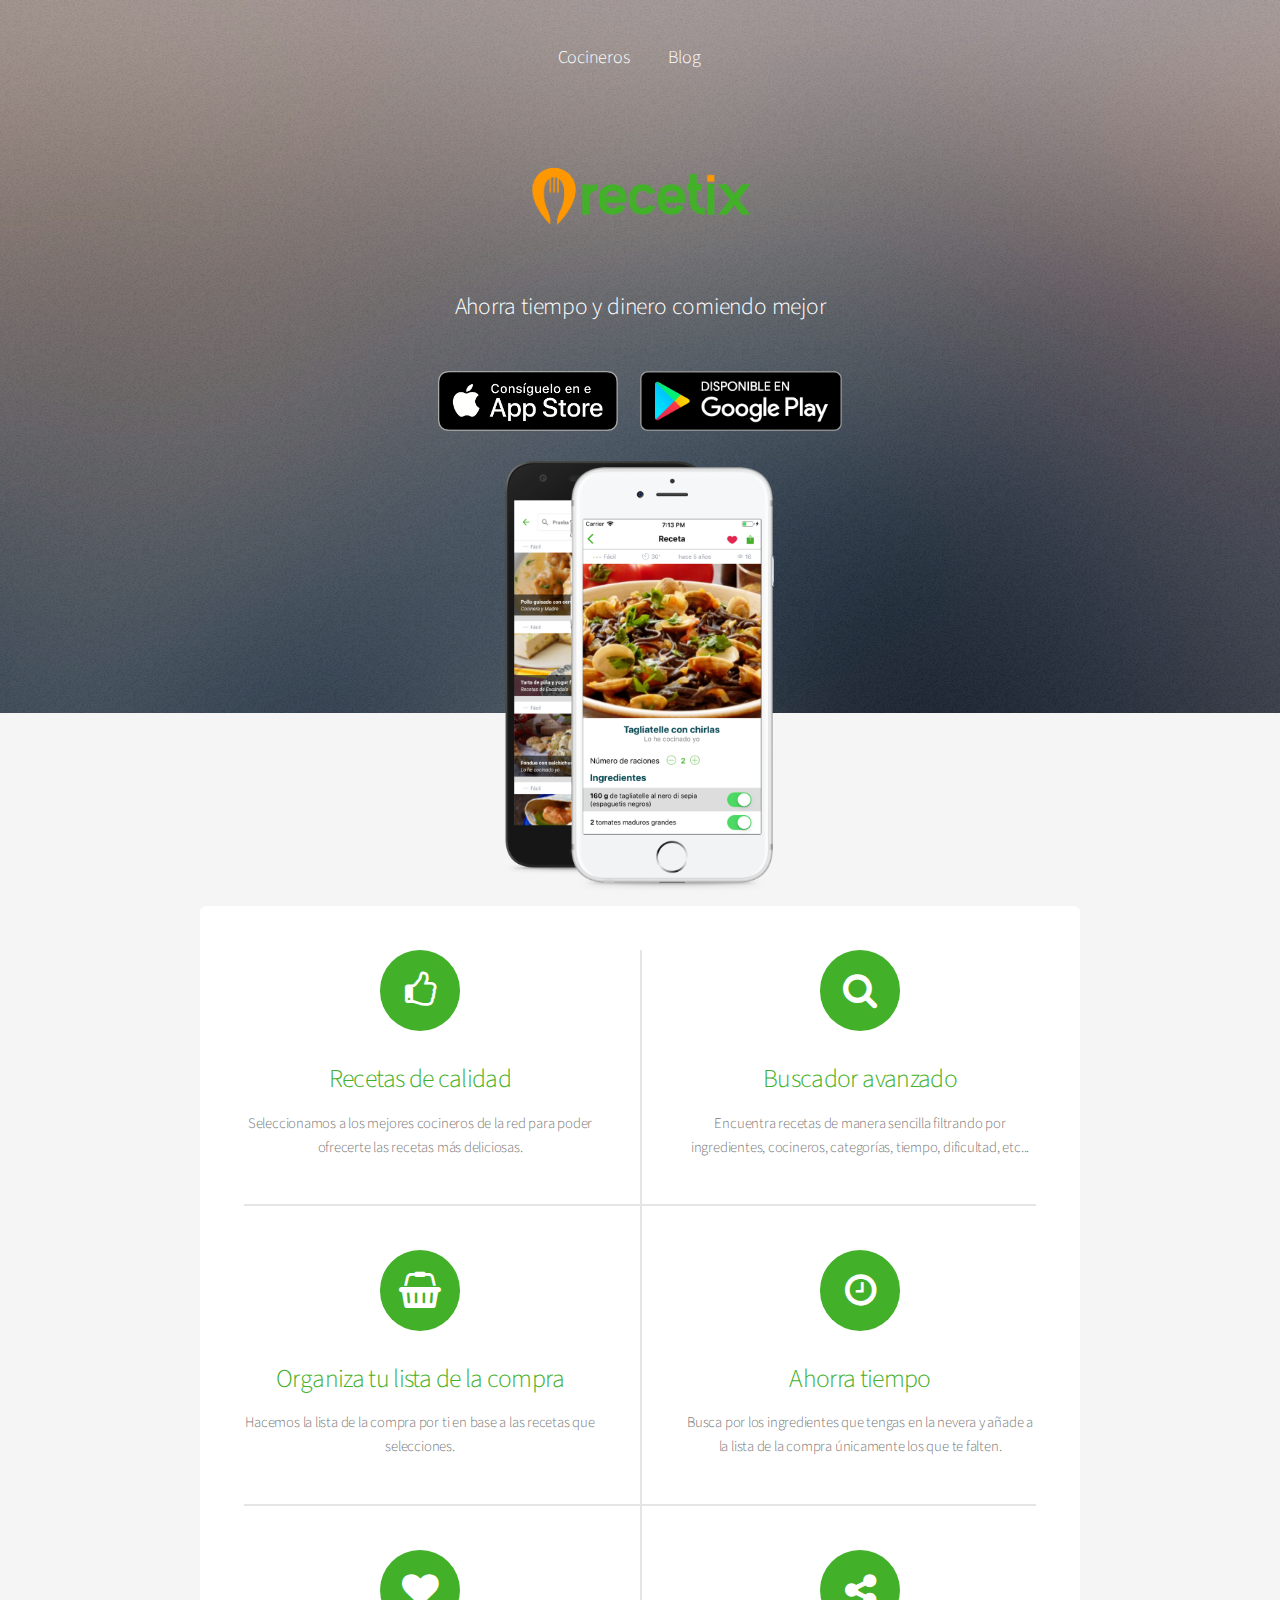
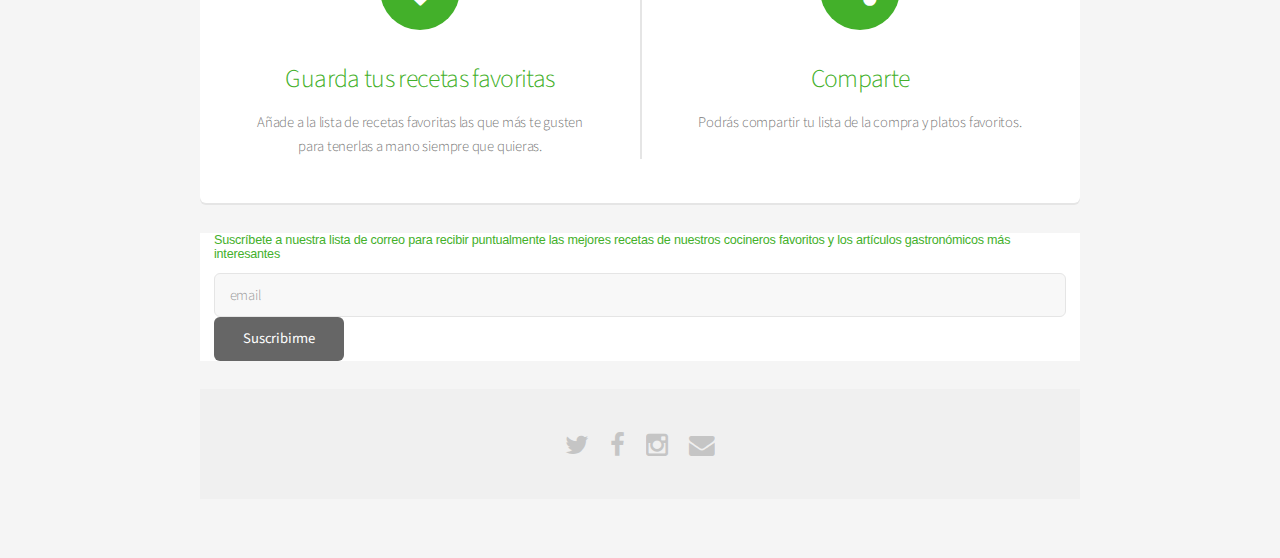
<file: index.html>
<!DOCTYPE HTML>
<html>

<head>
	<title>Recetix, recetas de cocina y tu lista de la compra</title>
	<meta name="description" content="Recetix te ayuda a encontrar recetas fáciles de influencers con los ingredientes que tengas en la nevera, organizar la lista de la compra y planificar un menú semanal sano y equilibrado.">
	<meta name="author" content="Recetix">
	<meta name="language" content="es-es" />
	<meta charset="utf-8" />
	<meta name="viewport" content="width=device-width, initial-scale=1" />
	<link rel="icon" href="./images/favicon.ico" type="image/x-icon">
	<meta name="keywords" content="recetas, lista de la compra, menú, cocina, supermercado, comida, tradicional, sano, foodie, healthy" /> 
	<meta name="classification" content="recetas, gastronomía, comer y beber" />
	<meta name="rating" content="General" />
	<meta name="p:domain_verify" content="4c6fdf4e70b29413a9fe7229738b27b1" />
	<!--[if lte IE 8]><script src="assets/js/ie/html5shiv.js"></script><![endif]-->
	<link rel="stylesheet" href="assets/css/main.css" />
	<!--[if lte IE 8]><link rel="stylesheet" href="assets/css/ie8.css" /><![endif]-->

	<meta name="google-site-verification" content="Gl3Pi_VjwvhQiwO_VXrEwnKD5dj0GA8OU69eAmxhRn0" />
	<meta name="google" content="notranslate" />
	<meta name="creator" content="Recetix S.L., contacto@recetix.com" /> 
	<meta name="publisher" content="Recetix S.L." />
</head>

<body class="landing">
	<div id="page-wrapper">

		<!-- Header -->
		<header id="header" class="alt">
			<nav id="nav">
				<ul>
					<li>
						<a href="chefs.html">Cocineros</a>
					</li>
					<!-- <li>
						<a href="about.html">Quiénes somos</a>
					</li> -->
					<li>
						<a href="https://medium.com/recetix">Blog</a>
					</li>
					<!-- <li>
						<a href="https://drive.google.com/drive/folders/1WrnDCKMK2eriFBl10eGo-hnydED5d1BT?usp=sharing">Prensa</a>
					</li> -->
				</ul>
			</nav>
		</header>

		<!-- Banner -->
		<section id="banner">
			<h1>
				<img src="./images/logoWeb.png" height="100px">
			</h1>
			<p>Ahorra tiempo y dinero comiendo mejor</p>
			<a href="https://goo.gl/kUWUJt">
				<img border="0" alt="Recetix" src="images/badge-app-store.png" height="80" style="padding: 10px;">
			</a>
			<a href="https://goo.gl/kGDvWT">
				<img border="0" alt="Recetix" src="images/google-play-badge.png" height="80" style="padding: 10px;">
			</a>
		</section>

		<!-- Main -->
		<section id="main" class="container">

			<section class="special">
				<div class="phones">
					<img src="./images/phonesWeb.png" alt="Recetix para iPhone y Android" title="Descarga la App de Recetix" class="android" width="330px">
				</div>
			</section>

			<section class="box special features">
				<div class="features-row">
					<section>
						<span class="icon major fa-thumbs-o-up accentrecetix"></span>
						<h3>Recetas de calidad</h3>
						<p>Seleccionamos a los mejores cocineros de la red para poder ofrecerte las recetas más deliciosas.
						</p>
					</section>
					<section>
						<span class="icon major fa-search accentrecetix"></span>
						<h3>Buscador avanzado</h3>
						<p>Encuentra recetas de manera sencilla filtrando por ingredientes, cocineros, categorías, tiempo, dificultad, etc...</p>
					</section>
				</div>
				<div class="features-row">
					<section>
						<span class="icon major fa-shopping-basket accentrecetix"></span>
						<h3>Organiza tu lista de la compra</h3>
						<p>Hacemos la lista de la compra por ti en base a las recetas que selecciones.</p>
					</section>
					<section>
						<span class="icon major fa-clock-o accentrecetix"></span>
						<h3>Ahorra tiempo</h3>
						<p>Busca por los ingredientes que tengas en la nevera y añade a la lista de la compra únicamente los que te falten.</p>
					</section>
				</div>
				<div class="features-row">
					<section>
						<span class="icon major fa-heart accentrecetix"></span>
						<h3>Guarda tus recetas favoritas</h3>
						<p>Añade a la lista de recetas favoritas las que más te gusten para tenerlas a mano siempre que quieras.</p>
					</section>
					<section>
						<span class="icon major fa-share-alt accentrecetix"></span>
						<h3>Comparte</h3>
						<p>Podrás compartir tu lista de la compra y platos favoritos.</p>
					</section>
				</div>
			</section>

			<!-- Begin MailChimp Signup Form -->
			<link href="//cdn-images.mailchimp.com/embedcode/horizontal-slim-10_7.css" rel="stylesheet" type="text/css">
			<style type="text/css">
				#mc_embed_signup {
					background: #fff;
					clear: left;
					font: 14px Helvetica, Arial, sans-serif;
					width: 100%;
				}

				/* Add your own MailChimp form style overrides in your site stylesheet or in this style block.
						   We recommend moving this block and the preceding CSS link to the HEAD of your HTML file. */
			</style>
			<div id="mc_embed_signup">
				<form action="//recetix.us13.list-manage.com/subscribe/post?u=6c7135c41a938320b160a0fae&amp;id=df6e59c674" method="post"
				 id="mc-embedded-subscribe-form" name="mc-embedded-subscribe-form" class="validate" target="_blank" novalidate>
					<div id="mc_embed_signup_scroll" style="margin: 1em;">
						<label for="mce-EMAIL" style="font-weight: normal;">Suscríbete a nuestra lista de correo para recibir puntualmente las mejores recetas de nuestros cocineros favoritos
							y los artículos gastronómicos más interesantes</label>
						<input type="email" value="" name="EMAIL" class="email" id="mce-EMAIL" placeholder="email" required>
						<!-- real people should not fill this in and expect good things - do not remove this or risk form bot signups-->
						<div style="position: absolute; left: -5000px;" aria-hidden="true">
							<input type="text" name="b_6c7135c41a938320b160a0fae_df6e59c674" tabindex="-1" value="">
						</div>
						<div class="clear">
							<input type="submit" value="Suscribirme" name="subscribe" id="mc-embedded-subscribe" class="button">
						</div>
					</div>
				</form>
			</div>

			<!--End mc_embed_signup-->

			<!-- Footer -->
			<footer id="footer">
				<ul class="icons">
					<li>
						<a href="https://twitter.com/recetix" class="icon fa-twitter">
							<span class="label">Twitter</span>
						</a>
					</li>
					<li>
						<a href="https://www.facebook.com/recetix" class="icon fa-facebook">
							<span class="label">Facebook</span>
						</a>
					</li>
					<li>
						<a href="https://www.instagram.com/recetix" class="icon fa-instagram">
							<span class="label">Instagram</span>
						</a>
					</li>
					<!-- <li>
						<a href="https://plus.google.com/+Recetix" class="icon fa-google-plus">
							<span class="label">Google+</span>
						</a>
					</li>
					<li><a href="https://www.youtube.com/c/Recetix" class="icon fa-youtube"><span class="label">Youtube</span></a></li>
					<li>
						<a href="https://es.pinterest.com/recetix" class="icon fa-pinterest">
							<span class="label">Pinterest</span>
						</a>
					</li>
					<li>
						<a href="http://recetix.tumblr.com/" class="icon fa-tumblr">
							<span class="label">Tumblr</span>
						</a>
					</li>
					<li>
						<a href="https://www.snapchat.com/add/recetix" class="icon fa-snapchat">
							<span class="label">Snapchat</span>
						</a>
					</li>
					<li><a href="https://www.linkedin.com/company/recetix" class="icon fa-linkedin"><span class="label">Linkedin</span></a></li>-->
					<li>
						<a href="mailto:contacto@recetix.com?subject=Hola, he visto vuestra web!" class="icon fa-envelope">
							<span class="label">Contacto</span>
						</a>
					</li>
				</ul>
			</footer>

	</div>

	<!-- Scripts -->
	<script src="assets/js/jquery.min.js"></script>
	<script src="assets/js/jquery.dropotron.min.js"></script>
	<script src="assets/js/jquery.scrollgress.min.js"></script>
	<script src="assets/js/skel.min.js"></script>
	<script src="assets/js/util.js"></script>
	<!--[if lte IE 8]><script src="assets/js/ie/respond.min.js"></script><![endif]-->
	<script src="assets/js/main.js"></script>

	<script>
		(function (i, s, o, g, r, a, m) {
			i['GoogleAnalyticsObject'] = r; i[r] = i[r] || function () {
				(i[r].q = i[r].q || []).push(arguments)
			}, i[r].l = 1 * new Date(); a = s.createElement(o),
				m = s.getElementsByTagName(o)[0]; a.async = 1; a.src = g; m.parentNode.insertBefore(a, m)
		})(window, document, 'script', 'https://www.google-analytics.com/analytics.js', 'ga');

		ga('create', 'UA-76934602-1', 'auto');
		ga('send', 'pageview');

	</script>
</body>

</html>
</file>
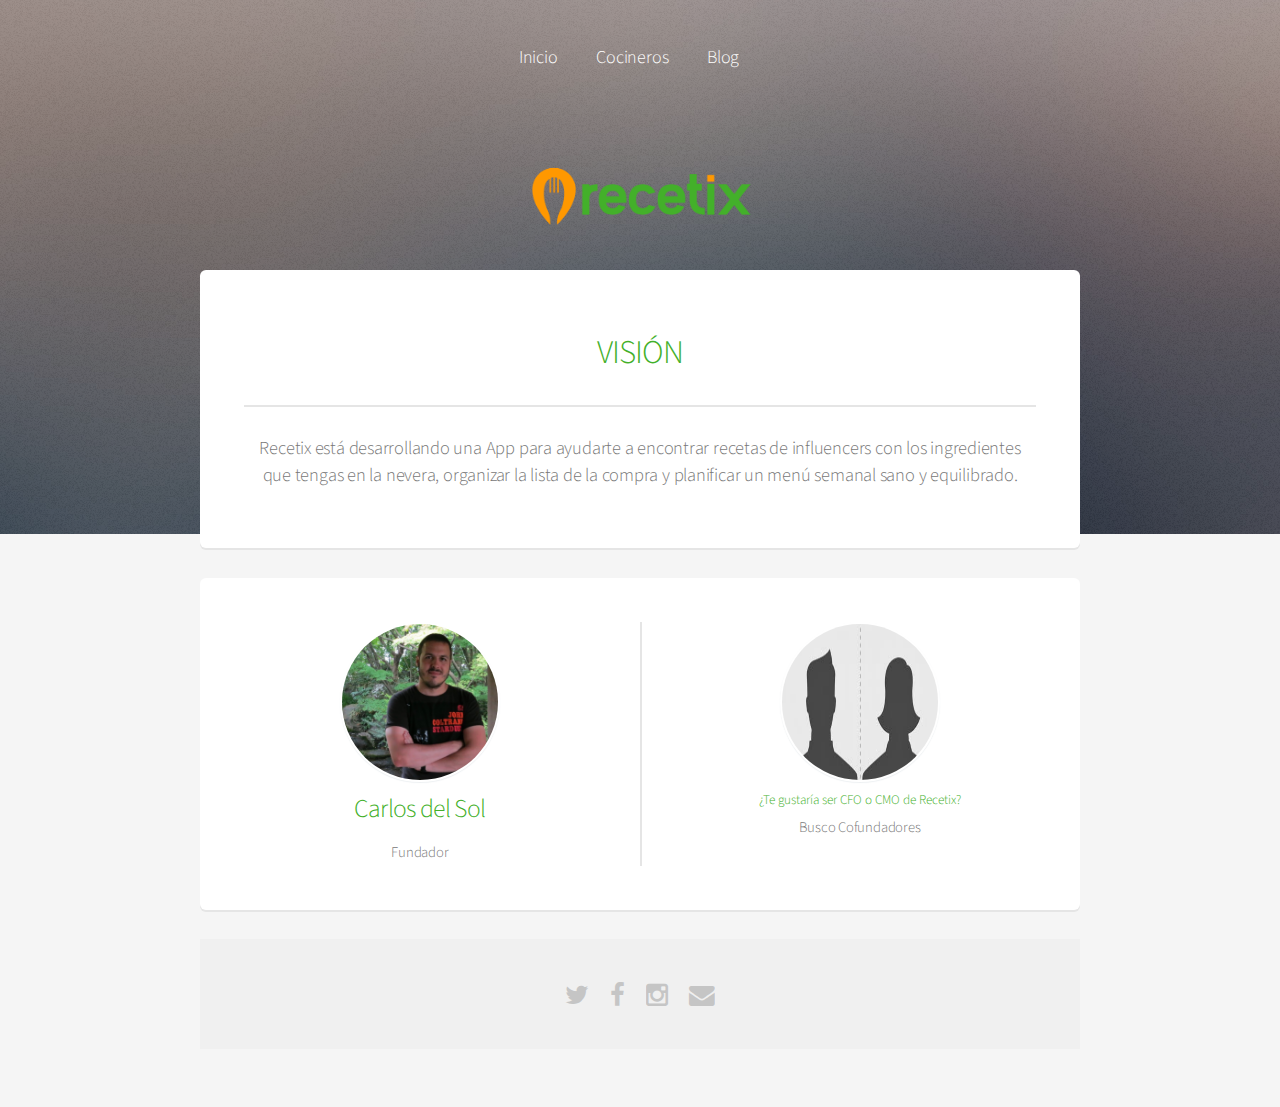
<file: about.html>
<!DOCTYPE HTML>
<html>
	<head>
		<title>Quiénes somos - Recetix</title>
		<meta name="description" content="Recetix te ayuda a encontrar recetas fáciles de influencers con los ingredientes que tengas en la nevera, organizar la lista de la compra y planificar un menú semanal sano y equilibrado.">
		<meta name="author" content="Recetix">
		<meta name="language" content="es-es" />
		<meta charset="utf-8" />
		<meta name="viewport" content="width=device-width, initial-scale=1" />
		<link rel="icon" href="./images/favicon.ico" type="image/x-icon">
		<meta name="keywords" content="recetas, lista de la compra, menú, cocina, supermercado, comida, tradicional, sano, foodie, healthy" /> 
		<meta name="classification" content="recetas, gastronomía, comer y beber" />
		<meta name="rating" content="General" />
		<meta name="p:domain_verify" content="4c6fdf4e70b29413a9fe7229738b27b1" />
		<!--[if lte IE 8]><script src="assets/js/ie/html5shiv.js"></script><![endif]-->
		<link rel="stylesheet" href="assets/css/main.css" />
		<!--[if lte IE 8]><link rel="stylesheet" href="assets/css/ie8.css" /><![endif]-->
	
		<meta name="google-site-verification" content="Gl3Pi_VjwvhQiwO_VXrEwnKD5dj0GA8OU69eAmxhRn0" />
		<meta name="google" content="notranslate" />
		<meta name="creator" content="Recetix S.L., contacto@recetix.com" /> 
		<meta name="publisher" content="Recetix S.L." />
	</head>
	<body class="landing">
		<div id="page-wrapper">

			<!-- Header -->
				<header id="header" class="alt">
					<nav id="nav">
						<ul>
							<li><a href="index.html">Inicio</a></li>
							<li><a href="chefs.html">Cocineros</a></li>
							<li><a href="https://medium.com/recetix">Blog</a></li>
							<!-- <li><a href="https://drive.google.com/drive/folders/1WrnDCKMK2eriFBl10eGo-hnydED5d1BT?usp=sharing">Prensa</a></li> -->
						</ul>
					</nav>
				</header>

			<!-- Banner -->
				<section id="banner">
					<h1><img src="./images/logoWeb.png" height="100px"></h1>
				</section>

			<!-- Main -->
				<section id="main" class="container">

					<section class="box special">
						<header class="major">
							<h2>VISIÓN</h2>
							<p>Recetix está desarrollando una App para ayudarte a encontrar recetas de influencers con los ingredientes que tengas en la nevera, organizar la lista de la compra y planificar un menú semanal sano y equilibrado.</p>
						</header>
					</section>

					<section class="box special features">
						<div class="features-row">
							<section>
								<img alt="Carlos del Sol" class="ProfileAvatar-image" src="./images/perfil.jpg" width="100" height="100">
								<h3><a href="https://www.linkedin.com/in/carlosdelsol">Carlos del Sol</a></h3>
								<p>Fundador</p>
							</section>
							<section>
								<img alt="Cofounder" class="ProfileAvatar-image" src="./images/CFOCMO.jpg" height="100">
								<h4><a href="mailto:contacto@recetix.com?subject=Hola, he visto recetix y estoy interesado en el proyecto">¿Te gustaría ser CFO o CMO de Recetix?</a></h4>
								<p>Busco Cofundadores</p>
							</section>
						</div>
					</section>

			<!-- Footer -->
				<footer id="footer">
					<ul class="icons">
						<li><a href="https://twitter.com/recetix" class="icon fa-twitter"><span class="label">Twitter</span></a></li>
						<li><a href="https://www.facebook.com/recetix" class="icon fa-facebook"><span class="label">Facebook</span></a></li>
						<li><a href="https://www.instagram.com/recetix" class="icon fa-instagram"><span class="label">Instagram</span></a></li>
						<!-- <li><a href="https://plus.google.com/+Recetix" class="icon fa-google-plus"><span class="label">Google+</span></a></li>
						<li><a href="https://www.youtube.com/c/Recetix" class="icon fa-youtube"><span class="label">Youtube</span></a></li>
						<li><a href="https://es.pinterest.com/recetix" class="icon fa-pinterest"><span class="label">Pinterest</span></a></li>
					  	<li><a href="http://recetix.tumblr.com/" class="icon fa-tumblr"><span class="label">Tumblr</span></a></li>
						<li><a href="https://www.snapchat.com/add/recetix" class="icon fa-snapchat"><span class="label">Snapchat</span></a></li>
						<li><a href="https://www.linkedin.com/company/recetix" class="icon fa-linkedin"><span class="label">Linkedin</span></a></li>-->
						<li><a href="mailto:contacto@recetix.com?subject=Hola, he visto vuestra web!" class="icon fa-envelope"><span class="label">Contacto</span></a></li>
					</ul>
				</footer>

		</div>

		<!-- Scripts -->
			<script src="assets/js/jquery.min.js"></script>
			<script src="assets/js/jquery.dropotron.min.js"></script>
			<script src="assets/js/jquery.scrollgress.min.js"></script>
			<script src="assets/js/skel.min.js"></script>
			<script src="assets/js/util.js"></script>
			<!--[if lte IE 8]><script src="assets/js/ie/respond.min.js"></script><![endif]-->
			<script src="assets/js/main.js"></script>

			<script>
			  (function(i,s,o,g,r,a,m){i['GoogleAnalyticsObject']=r;i[r]=i[r]||function(){
			  (i[r].q=i[r].q||[]).push(arguments)},i[r].l=1*new Date();a=s.createElement(o),
			  m=s.getElementsByTagName(o)[0];a.async=1;a.src=g;m.parentNode.insertBefore(a,m)
			  })(window,document,'script','https://www.google-analytics.com/analytics.js','ga');

			  ga('create', 'UA-76934602-1', 'auto');
			  ga('send', 'pageview');

			</script>
	</body>
</html>
</file>
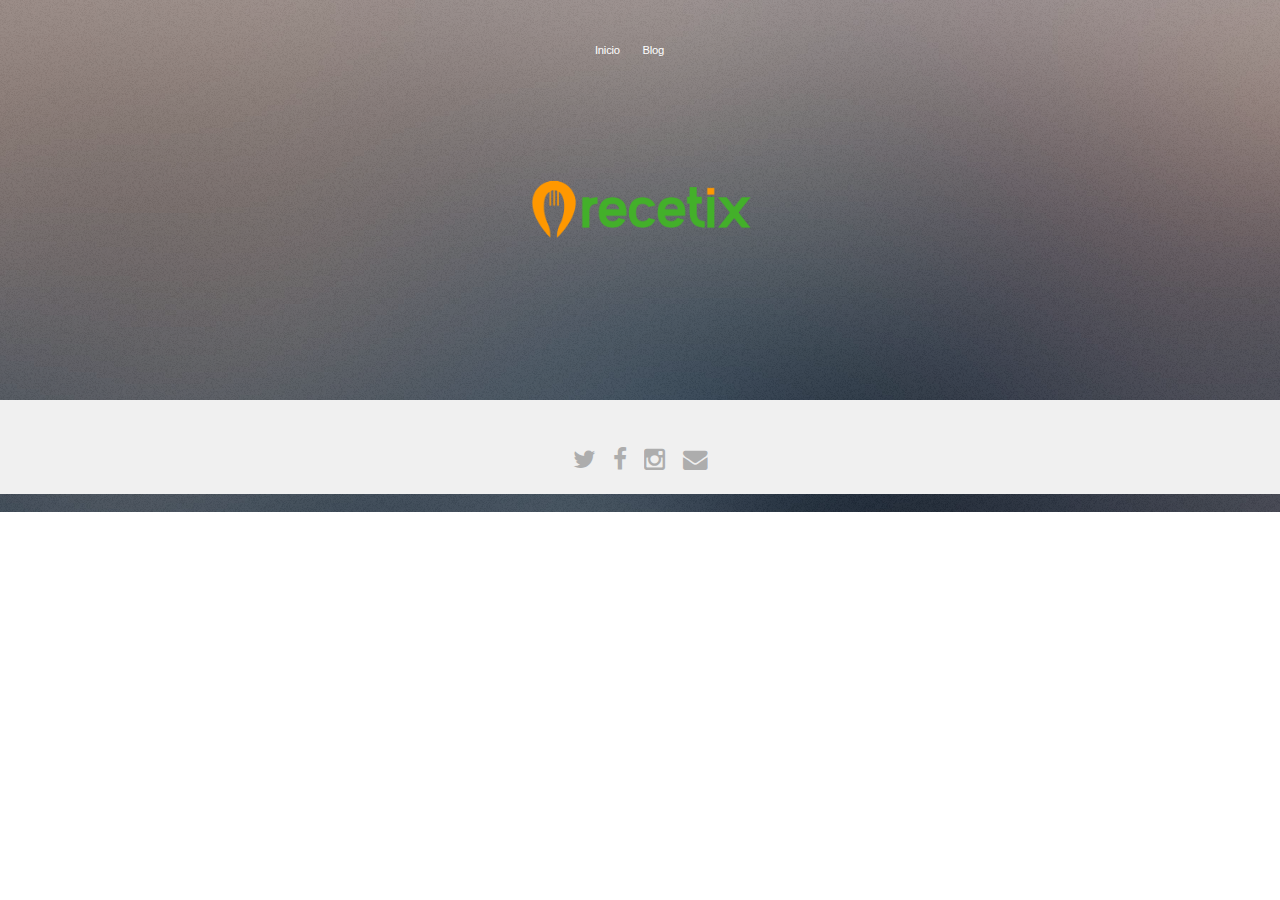
<file: chefs.html>
<!DOCTYPE html><html lang="en"><head><title>Recetix</title><meta name="description" content="Las mejores recetas de cocina, cocineros, artículos y productos gastronómicos de la web."><meta name="author" content="Recetix"><meta charset="utf-8"/><meta name="viewport" content="width=device-width,initial-scale=1,shrink-to-fit=no"><meta name="theme-color" content="#000000"><link rel="manifest" href="/manifest.json"><link rel="shortcut icon" href="./images/favicon.ico"><link rel="icon" href="./images/favicon.ico" type="image/x-icon"><meta name="p:domain_verify" content="4c6fdf4e70b29413a9fe7229738b27b1"/><!--[if lte IE 8]><script src="assets/js/ie/html5shiv.js"></script><![endif]--><link href="/static/css/main.3568c08e.css" rel="stylesheet"><link rel="stylesheet" href="assets/css/main.css"/><!--[if lte IE 8]><link rel="stylesheet" href="assets/css/ie8.css" /><![endif]--><link href="/static/css/main.c773f9ab.css" rel="stylesheet"></head><body class="landing"><div id="page-wrapper"><header id="header" class="alt"><nav id="nav"><ul><li><a href="index.html">Inicio</a></li><!--<li><a href="about.html">Quiénes somos</a></li>--><li><a href="https://medium.com/recetix">Blog</a></li><!-- <li><a href="https://drive.google.com/drive/folders/1WrnDCKMK2eriFBl10eGo-hnydED5d1BT?usp=sharing">Prensa</a></li> --></ul></nav></header><section id="banner"><h1><img id="logoChefs" src="./images/logoWeb.png" style="height:100px!important"></h1></section><noscript>You need to enable JavaScript to run this app.</noscript><div id="root" style="margin-top:-8em"></div><footer id="footer"><ul class="icons"><li><a href="https://twitter.com/recetix" class="icon fa-twitter"><span class="label">Twitter</span></a></li><li><a href="https://www.facebook.com/recetix" class="icon fa-facebook"><span class="label">Facebook</span></a></li><li><a href="https://www.instagram.com/recetix" class="icon fa-instagram"><span class="label">Instagram</span></a></li><!--<li><a href="https://plus.google.com/+Recetix" class="icon fa-google-plus"><span class="label">Google+</span></a></li><li><a href="https://es.pinterest.com/recetix" class="icon fa-pinterest"><span class="label">Pinterest</span></a></li><li><a href="http://recetix.tumblr.com/" class="icon fa-tumblr"><span class="label">Tumblr</span></a></li><li><a href="https://www.snapchat.com/add/recetix" class="icon fa-snapchat"><span class="label">Snapchat</span></a></li>--><li><a href="mailto:contacto@recetix.com?subject=Hola, he visto vuestra web!" class="icon fa-envelope"><span class="label">Contacto</span></a></li></ul></footer><script type="text/javascript" src="/static/js/main.339f72da.js"></script><script src="assets/js/jquery.min.js"></script><script src="assets/js/jquery.dropotron.min.js"></script><script src="assets/js/jquery.scrollgress.min.js"></script><script src="assets/js/skel.min.js"></script><script src="assets/js/util.js"></script><!--[if lte IE 8]><script src="assets/js/ie/respond.min.js"></script><![endif]--><script src="assets/js/main.js"></script><script>!function(e,t,a,n,c,o,s){e.GoogleAnalyticsObject=c,e[c]=e[c]||function(){(e[c].q=e[c].q||[]).push(arguments)},e[c].l=1*new Date,o=t.createElement(a),s=t.getElementsByTagName(a)[0],o.async=1,o.src="https://www.google-analytics.com/analytics.js",s.parentNode.insertBefore(o,s)}(window,document,"script",0,"ga"),ga("create","UA-76934602-1","auto"),ga("send","pageview")</script><script type="text/javascript" src="/static/js/main.339f72da.js"></script></div></body></html>
</file>
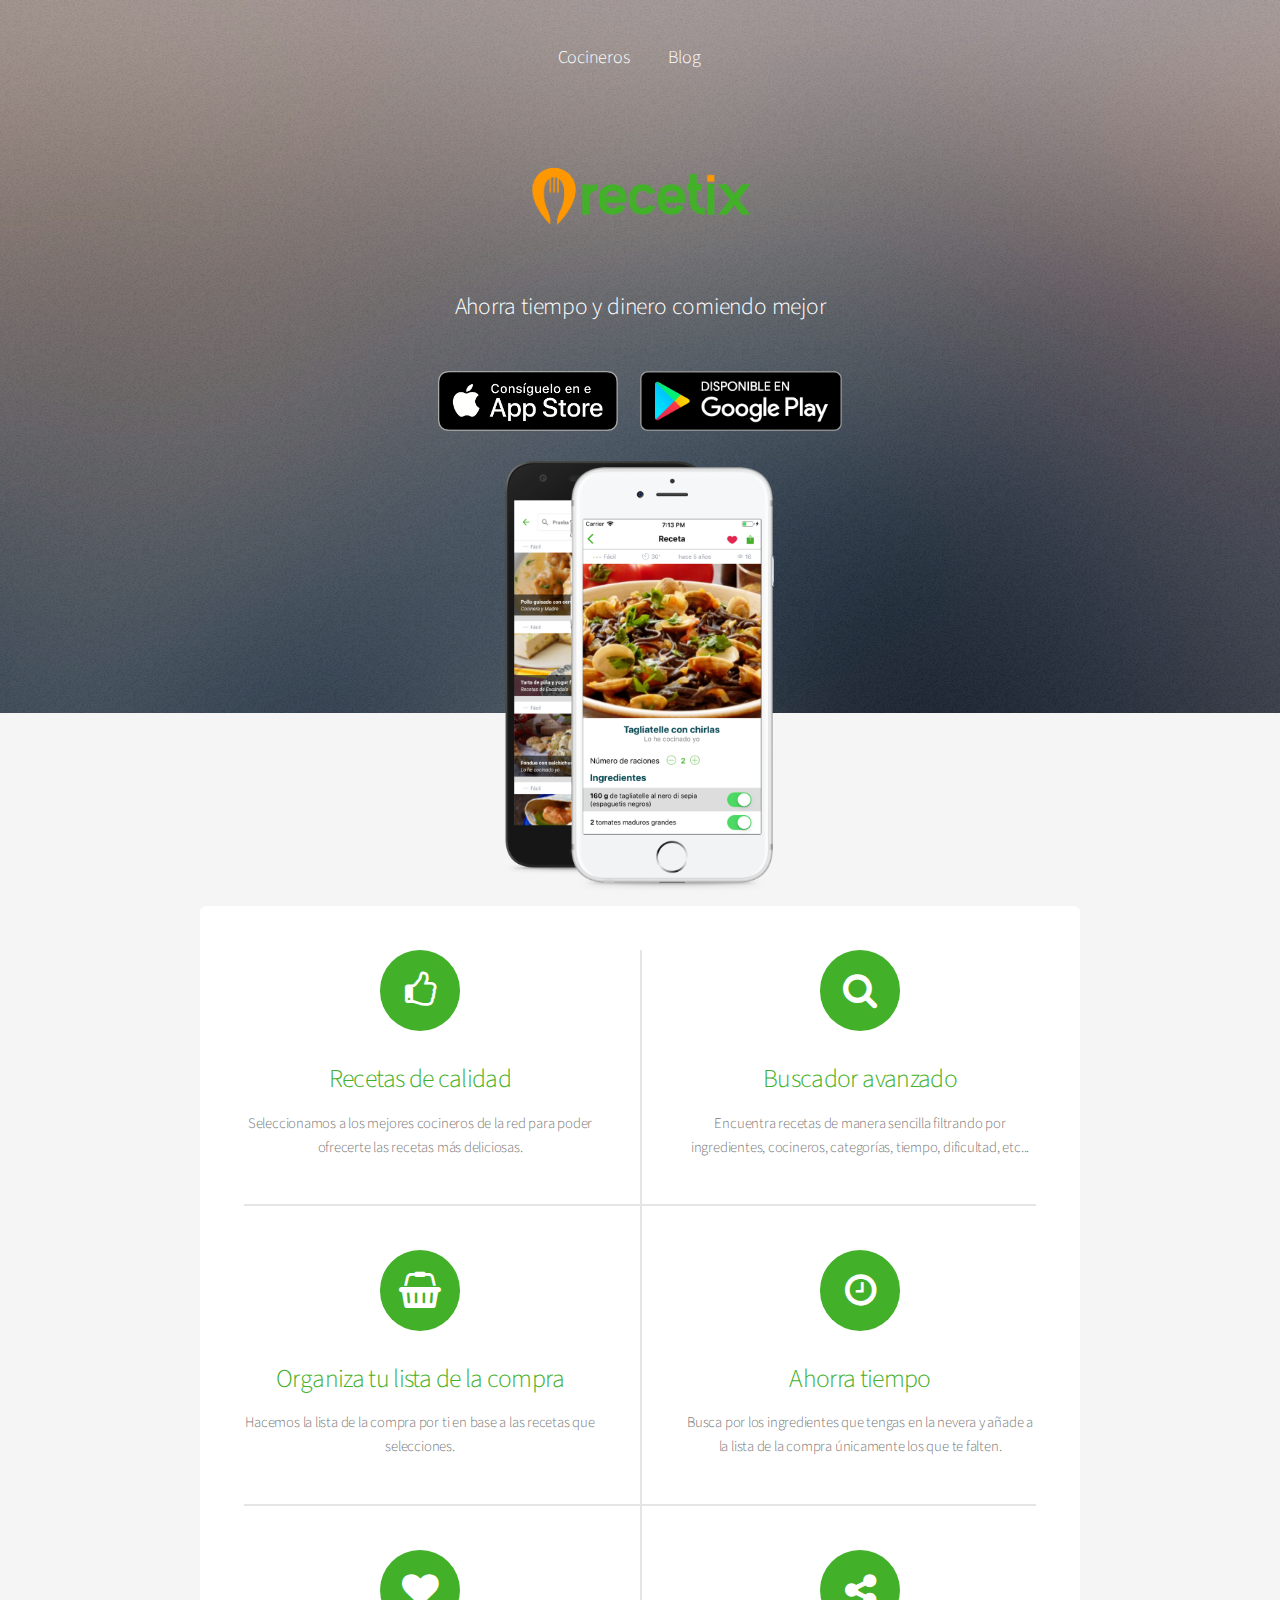
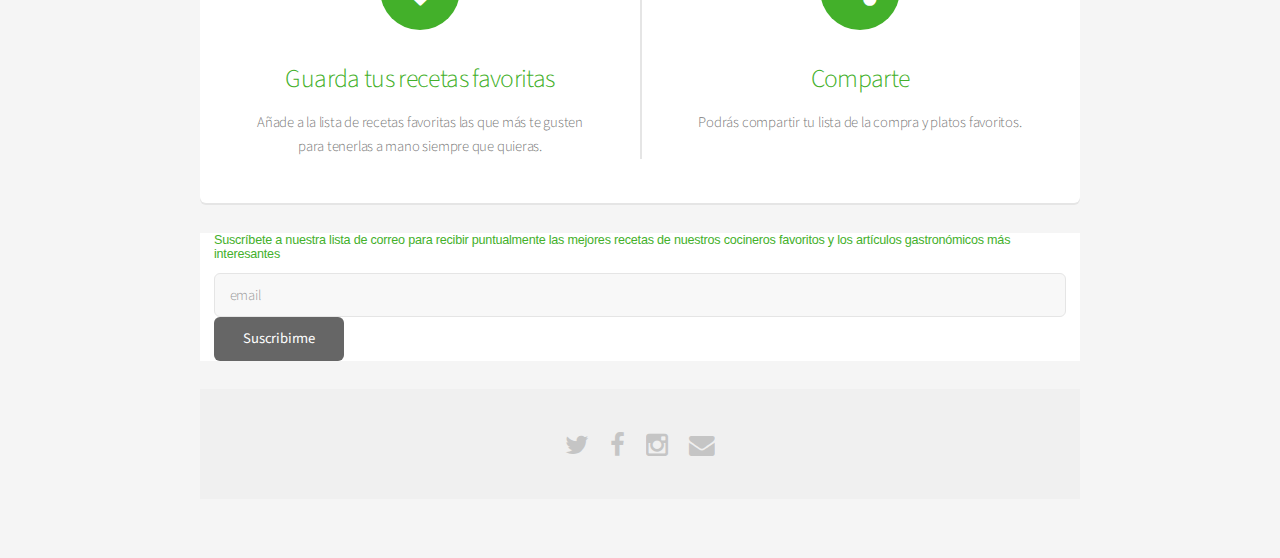
<file: privacy_policy.html>
<!DOCTYPE html>
    <html>
    <head>
      <meta charset='utf-8'>
      <meta name='viewport' content='width=device-width'>
      <title>Privacy Policy</title>
      <style> body { font-family: 'Helvetica Neue', Helvetica, Arial, sans-serif; padding:1em; } </style>
    </head>
    <body>
    <h2>Privacy Policy</h2> <p> Recetix S.L. built the Recetix app as a Free app. This SERVICE is provided by
                    Recetix S.L. at no cost and is intended for use as is.
                  </p> <p>This page is used to inform visitors regarding our policies with the collection, use, and disclosure
                    of Personal Information if anyone decided to use our Service.
                  </p> <p>If you choose to use our Service, then you agree to the collection and use of information in
                    relation to this policy. The Personal Information that we collect is used for providing and improving
                    the Service. We will not use or share your information with anyone except as described
                    in this Privacy Policy.
                  </p> <p>The terms used in this Privacy Policy have the same meanings as in our Terms and Conditions, which is
                    accessible at Recetix unless otherwise defined in this Privacy Policy.
                  </p> <p><strong>Information Collection and Use</strong></p> <p>For a better experience, while using our Service, we may require you to provide us with certain
                    personally identifiable information, including but not limited to Insight on app usage and user engagement. The information that we request will be retained by us and used as described in this privacy policy.
                  </p> <p>The app does use third party services that may collect information used to identify you.</p> <div><p>Link to privacy policy of third party service providers used by the app</p> <ul><li><a href="https://www.google.com/policies/privacy/" target="_blank">Google Play Services</a></li><li><a href="https://support.google.com/admob/answer/6128543?hl=en" target="_blank">AdMob</a></li><li><a href="https://firebase.google.com/policies/analytics" target="_blank">Firebase Analytics</a></li><li><a href="https://www.facebook.com/about/privacy" target="_blank">Facebook</a></li><!----><!----><!----><!----></ul></div> <p><strong>Log Data</strong></p> <p> We want to inform you that whenever you use our Service, in a case of
                    an error in the app we collect data and information (through third party products) on your phone
                    called Log Data. This Log Data may include information such as your device Internet Protocol (“IP”) address,
                    device name, operating system version, the configuration of the app when utilizing our Service,
                    the time and date of your use of the Service, and other statistics.
                  </p> <p><strong>Cookies</strong></p> <p>Cookies are files with a small amount of data that are commonly used as anonymous unique identifiers.
                    These are sent to your browser from the websites that you visit and are stored on your device's internal
                    memory.
                  </p> <p>This Service does not use these “cookies” explicitly. However, the app may use third party code and
                    libraries that use “cookies” to collect information and improve their services. You have the option to
                    either accept or refuse these cookies and know when a cookie is being sent to your device. If you choose
                    to refuse our cookies, you may not be able to use some portions of this Service.
                  </p> <p><strong>Service Providers</strong></p> <p> We may employ third-party companies and individuals due to the following reasons:</p> <ul><li>To facilitate our Service;</li> <li>To provide the Service on our behalf;</li> <li>To perform Service-related services; or</li> <li>To assist us in analyzing how our Service is used.</li></ul> <p> We want to inform users of this Service that these third parties have access to
                    your Personal Information. The reason is to perform the tasks assigned to them on our behalf. However,
                    they are obligated not to disclose or use the information for any other purpose.
                  </p> <p><strong>Security</strong></p> <p> We value your trust in providing us your Personal Information, thus we are striving
                    to use commercially acceptable means of protecting it. But remember that no method of transmission over
                    the internet, or method of electronic storage is 100% secure and reliable, and we cannot guarantee
                    its absolute security.
                  </p> <p><strong>Links to Other Sites</strong></p> <p>This Service may contain links to other sites. If you click on a third-party link, you will be directed
                    to that site. Note that these external sites are not operated by us. Therefore, we strongly
                    advise you to review the Privacy Policy of these websites. We have no control over
                    and assume no responsibility for the content, privacy policies, or practices of any third-party sites
                    or services.
                  </p> <p><strong>Children’s Privacy</strong></p> <p>These Services do not address anyone under the age of 13. We do not knowingly collect
                    personally identifiable information from children under 13. In the case we discover that a child
                    under 13 has provided us with personal information, we immediately delete this from
                    our servers. If you are a parent or guardian and you are aware that your child has provided us with personal
                    information, please contact us so that we will be able to do necessary actions.
                  </p> <p><strong>Changes to This Privacy Policy</strong></p> <p> We may update our Privacy Policy from time to time. Thus, you are advised to review
                    this page periodically for any changes. We will notify you of any changes by posting
                    the new Privacy Policy on this page. These changes are effective immediately after they are posted on
                    this page.
                  </p> <p><strong>Contact Us</strong></p> <p>If you have any questions or suggestions about our Privacy Policy, do not hesitate to <a href="mailto:contacto@recetix.com?subject=Hola, he visto vuestra web!">contact
                    us.</a>
                  </p> 
                  
    </body>
    </html>
</file>
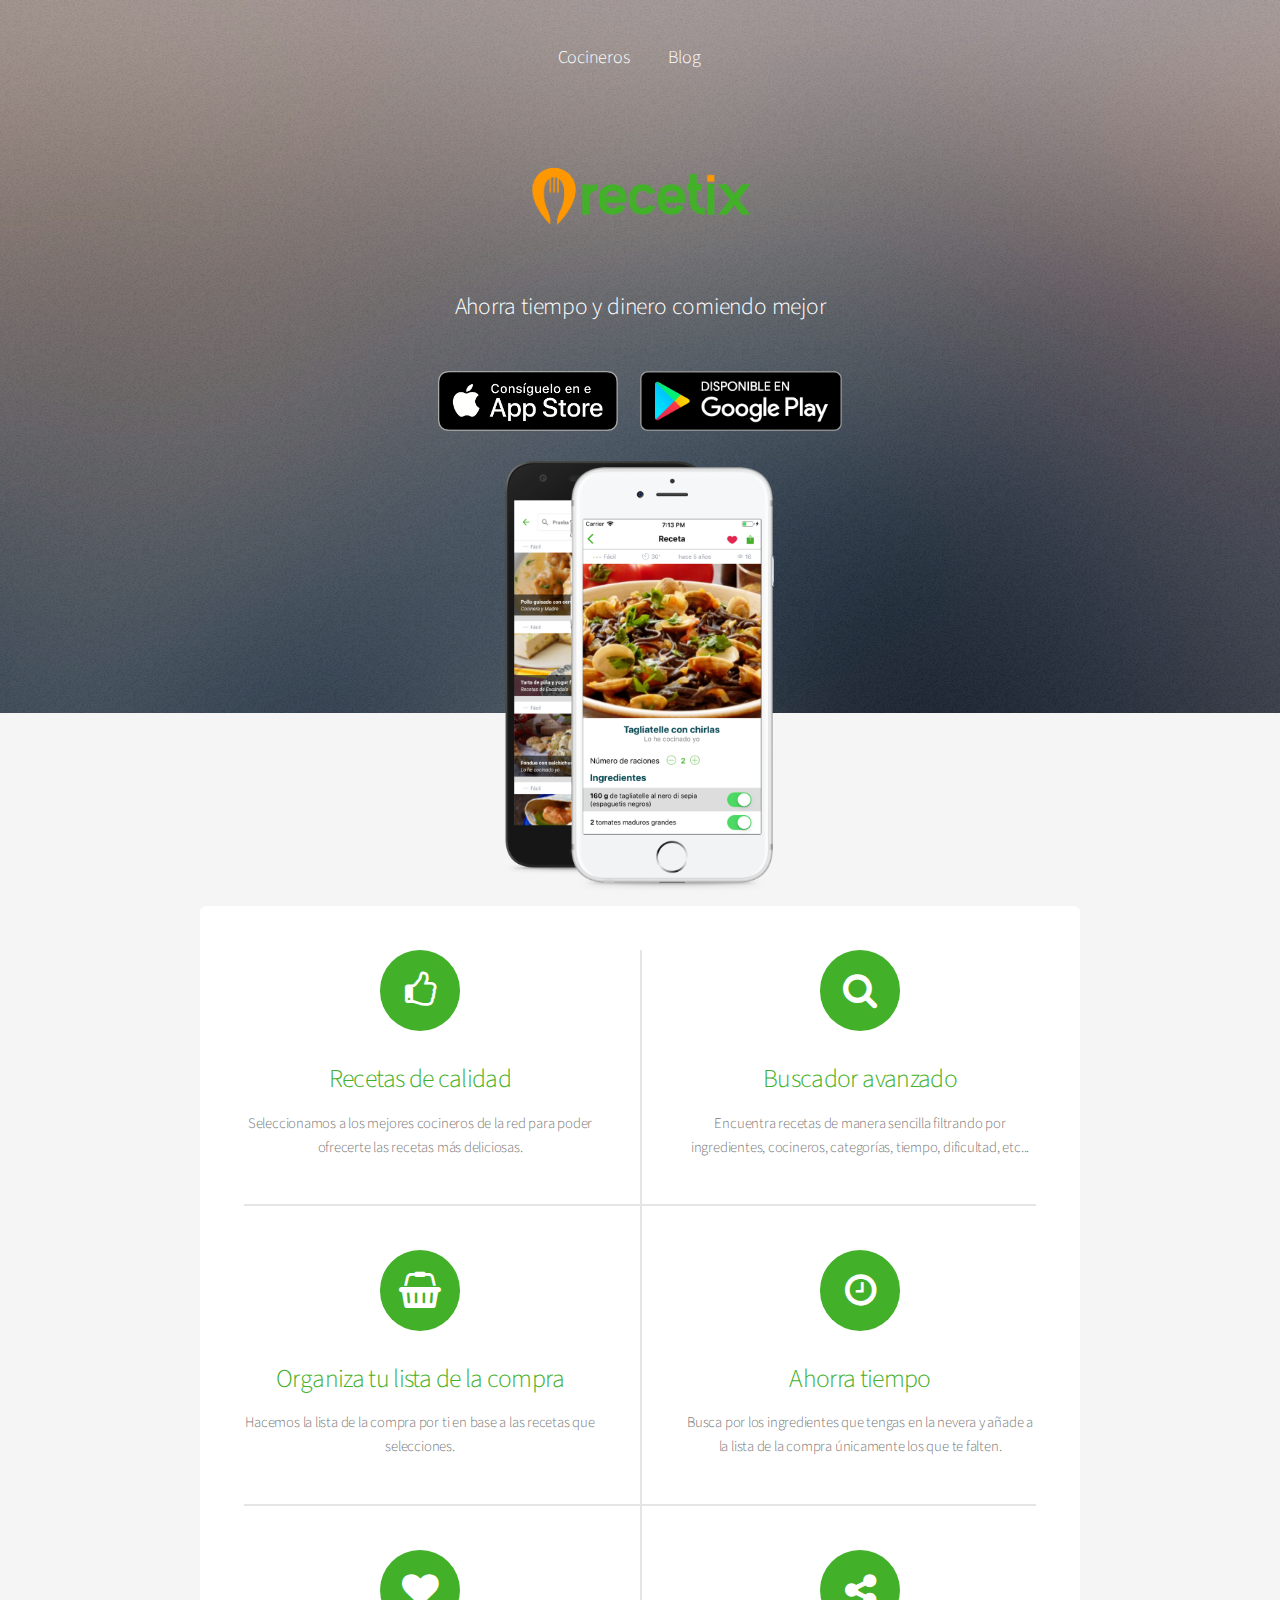
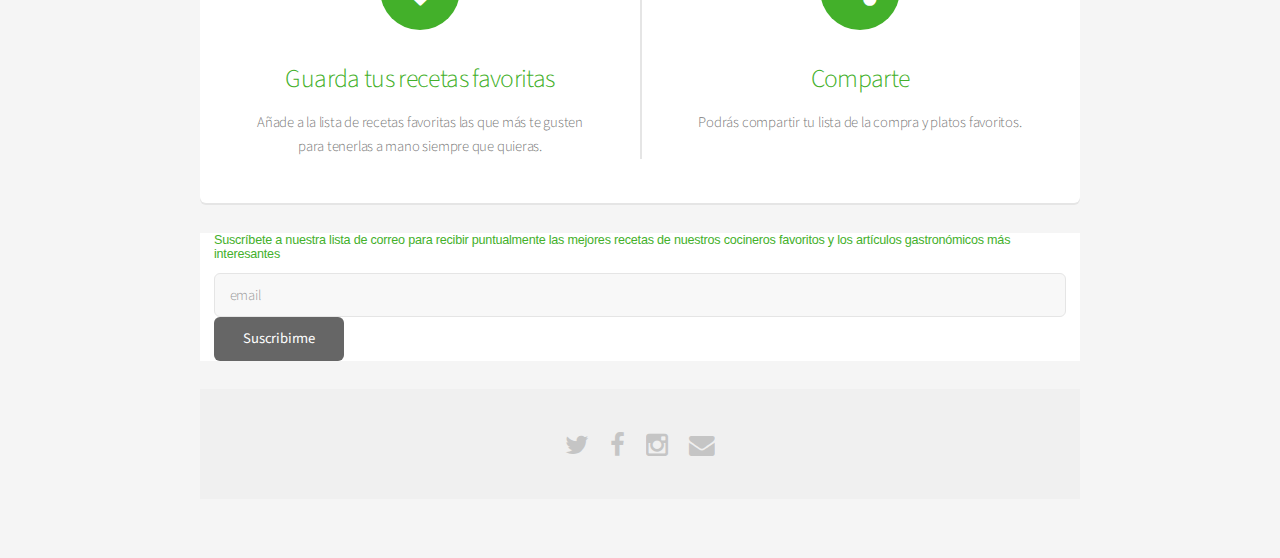
<file: terms_and_conditions.html>
<!DOCTYPE html>
    <html>
    <head>
      <meta charset='utf-8'>
      <meta name='viewport' content='width=device-width'>
      <title>Terms &amp; Conditions</title>
      <style> body { font-family: 'Helvetica Neue', Helvetica, Arial, sans-serif; padding:1em; } </style>
    </head>
    <body>
    <h2>Terms &amp; Conditions</h2> <p>By downloading or using the app, these terms will automatically apply to you – you should make sure
                    therefore that you read them carefully before using the app. You’re not allowed to copy, or modify the
                    app, any part of the app, or our trademarks in any way. You’re not allowed to attempt to extract the
                    source code of the app, and you also shouldn’t try to translate the app into other languages, or make
                    derivative versions. The app itself, and all the trade marks, copyright, database rights and other intellectual
                    property rights related to it, still belong to Recetix S.L..</p> <p>Recetix S.L. is committed to ensuring that the app is as useful and efficient as possible. For
                    that reason, we reserve the right to make changes to the app or to charge for its services, at any time
                    and for any reason. We will never charge you for the app or its services without making it very clear
                    to you exactly what you’re paying for.</p> <p>The Recetix app stores and processes personal data that you have provided to us, in order to provide
                    our Service. It’s your responsibility to keep your phone and access to the app secure. We therefore
                    recommend that you do not jailbreak or root your phone, which is the process of removing software restrictions
                    and limitations imposed by the official operating system of your device. It could make your phone vulnerable
                    to malware/viruses/malicious programs, compromise your phone’s security features and it could mean that
                    the Recetix app won’t work properly or at all. </p> <p>You should be aware that there are certain things that Recetix S.L. will not take responsibility
                    for. Certain functions of the app will require the app to have an active internet connection. The connection
                    can be Wi-Fi, or provided by your mobile network provider, but Recetix S.L. cannot take responsibility
                    for the app not working at full functionality if you don’t have access to Wi-Fi, and you don’t have any
                    of your data allowance left.
                    </p><p></p><p>If you’re using the app outside of an area with Wi-Fi, you should remember that your terms of the
                        agreement with your mobile network provider will still apply. As a result, you may be charged by
                        your mobile provider for the cost of data for the duration of the connection while accessing the
                        app, or other third party charges. In using the app, you’re accepting responsibility for any such
                        charges, including roaming data charges if you use the app outside of your home territory (i.e. region
                        or country) without turning off data roaming. If you are not the bill payer for the device on which
                        you’re using the app, please be aware that we assume that you have received permission from the bill
                        payer for using the app.</p> <p>Along the same lines, Recetix S.L. cannot always take responsibility for the way you use
                        the app i.e. You need to make sure that your device stays charged – if it runs out of battery and
                        you can’t turn it on to avail the Service, Recetix S.L. cannot accept responsibility.</p> <p>With respect to Recetix S.L.’s responsibility for your use of the app, when you’re using
                        the app, it’s important to bear in mind that although we endeavour to ensure that it is updated and
                        correct at all times, we do rely on third parties to provide information to us so that we can make
                        it available to you. Recetix S.L. accepts no liability for any loss, direct or indirect,
                        you experience as a result of relying wholly on this functionality of the app.</p> <p>At some point, we may wish to update the app. The app is currently available on Android &amp; iOS – the
                        requirements for both systems(and for any additional systems we decide to extend the availability
                        of the app to) may change, and you’ll need to download the updates if you want to keep using the
                        app. Recetix S.L. does not promise that it will always update the app so that it is relevant
                        to you and/or works with the Android &amp; iOS version that you have installed on your device. However,
                        you promise to always accept updates to the application when offered to you, We may also wish to
                        stop providing the app, and may terminate use of it at any time without giving notice of termination
                        to you. Unless we tell you otherwise, upon any termination, (a) the rights and licenses granted to
                        you in these terms will end; (b) you must stop using the app, and (if needed) delete it from your
                        device.
                      </p> <p><strong>Changes to This Terms and Conditions</strong></p> <p> We may update our Terms and Conditions from time to time. Thus, you are advised
                        to review this page periodically for any changes. We will notify you of any
                        changes by posting the new Terms and Conditions on this page. These changes are effective immediately
                        after they are posted on this page.
                      </p> <p><strong>Contact Us</strong></p> <p>If you have any questions or suggestions about our Terms and Conditions, do not hesitate
                        to <a href="mailto:contacto@recetix.com?subject=Hola, he visto vuestra web!">contact us.</a>
                      </p>
    </body>
    </html>
</file>
<file: assets/css/ie8.css>
/*
	Alpha by HTML5 UP
	html5up.net | @n33co
	Free for personal and commercial use under the CCA 3.0 license (html5up.net/license)
*/

/* Basic */

	pre, code {
		position: relative;
		-ms-behavior: url("assets/js/ie/PIE.htc");
	}

/* Form */

	input[type="text"],
	input[type="password"],
	input[type="email"],
	select,
	textarea {
		position: relative;
		-ms-behavior: url("assets/js/ie/PIE.htc");
		line-height: 3em;
	}

	input[type="checkbox"],
	input[type="radio"] {
		opacity: 1;
		z-index: auto;
	}

		input[type="checkbox"] + label:before,
		input[type="radio"] + label:before {
			display: none;
		}

/* Button */

	input[type="submit"],
	input[type="reset"],
	input[type="button"],
	.button {
		position: relative;
		-ms-behavior: url("assets/js/ie/PIE.htc");
	}

		input[type="submit"].alt,
		input[type="reset"].alt,
		input[type="button"].alt,
		.button.alt {
			border: solid 2px #e5e5e5;
		}

/* Box */

	.box {
		position: relative;
		-ms-behavior: url("assets/js/ie/PIE.htc");
	}

		.box .image.featured {
			margin: 2em 0;
			width: 100%;
		}

/* Icon */

	.icon.major {
		position: relative;
		-ms-behavior: url("assets/js/ie/PIE.htc");
	}

/* Image */

	.image {
		position: relative;
		-ms-behavior: url("assets/js/ie/PIE.htc");
	}

		.image img {
			position: relative;
			-ms-behavior: url("assets/js/ie/PIE.htc");
		}

/* Header */

	#header nav > ul > li a {
		color: #fff;
		display: inline-block;
		text-decoration: none;
		border: 0;
	}

		#header nav > ul > li a.icon:before {
			color: #fff;
			margin-right: 0.5em;
		}

	#header.alt {
		color: #fff;
	}

		#header.alt nav > ul > li a:not(.button).icon:before {
			color: rgba(255, 255, 255, 0.75);
		}

		#header.alt nav > ul > li.active a:not(.button) {
			background-color: rgba(255, 255, 255, 0.2);
		}

	.dropotron {
		border: solid 1px #e5e5e5;
	}

		.dropotron.level-0 {
			margin-top: 0;
		}

			.dropotron.level-0:before {
				display: none;
			}

/* Banner */

	#banner {
		background-attachment: scroll;
		background-image: url("../../images/banner.jpg");
		background-position: auto;
		background-repeat: no-repeat;
		background-size: cover;
		-ms-behavior: url("assets/js/ie/backgroundsize.min.htc");
	}

		#banner input[type="submit"],
		#banner input[type="reset"],
		#banner input[type="button"],
		#banner .button {
			border: solid 2px #fff;
		}

/* Main */

	#main {
		position: relative;
		z-index: 1;
	}

/* CTA */

	#cta input[type="text"],
	#cta input[type="password"],
	#cta input[type="email"],
	#cta select,
	#cta textarea {
		background: #e89980;
		border: solid 2px #fff;
	}

	#cta .formerize-placeholder {
		color: #fff !important;
	}
</file>
<file: assets/css/main.css>
@import url("font-awesome.min.css");
@import url("http://fonts.googleapis.com/css?family=Source+Sans+Pro:300,400,300italic,400italic");

/*
	Alpha by HTML5 UP
	html5up.net | @n33co
	Free for personal and commercial use under the CCA 3.0 license (html5up.net/license)
*/

/* Reset */

	html, body, div, span, applet, object, iframe, h1, h2, h3, h4, h5, h6, p, blockquote, pre, a, abbr, acronym, address, big, cite, code, del, dfn, em, img, ins, kbd, q, s, samp, small, strike, strong, sub, sup, tt, var, b, u, i, center, dl, dt, dd, ol, ul, li, fieldset, form, label, legend, table, caption, tbody, tfoot, thead, tr, th, td, article, aside, canvas, details, embed, figure, figcaption, footer, header, hgroup, menu, nav, output, ruby, section, summary, time, mark, audio, video {
		margin: 0;
		padding: 0;
		border: 0;
		font-size: 100%;
		font: inherit;
		vertical-align: baseline;
	}

	article, aside, details, figcaption, figure, footer, header, hgroup, menu, nav, section {
		display: block;
	}

	body {
		line-height: 1;
	}

	ol, ul {
		list-style: none;
	}

	blockquote, q {
		quotes: none;
	}

	blockquote:before, blockquote:after, q:before, q:after {
		content: '';
		content: none;
	}

	table {
		border-collapse: collapse;
		border-spacing: 0;
	}

	body {
		-webkit-text-size-adjust: none;
	}

/* Box Model */

	*, *:before, *:after {
		-moz-box-sizing: border-box;
		-webkit-box-sizing: border-box;
		box-sizing: border-box;
	}

/* Containers */

	.container {
		margin-left: auto;
		margin-right: auto;
	}

	.container.\31 25\25 {
		width: 100%;
		max-width: 75em;
		min-width: 60em;
	}

	.container.\37 5\25 {
		width: 45em;
	}

	.container.\35 0\25 {
		width: 30em;
	}

	.container.\32 5\25 {
		width: 15em;
	}

	.container {
		width: 60em;
	}

	@media screen and (max-width: 1680px) {

		.container.\31 25\25 {
			width: 100%;
			max-width: 75em;
			min-width: 60em;
		}

		.container.\37 5\25 {
			width: 45em;
		}

		.container.\35 0\25 {
			width: 30em;
		}

		.container.\32 5\25 {
			width: 15em;
		}

		.container {
			width: 60em;
		}

	}

	@media screen and (max-width: 1280px) {

		.container.\31 25\25 {
			width: 100%;
			max-width: 75em;
			min-width: 60em;
		}

		.container.\37 5\25 {
			width: 45em;
		}

		.container.\35 0\25 {
			width: 30em;
		}

		.container.\32 5\25 {
			width: 15em;
		}

		.container {
			width: 60em;
		}

	}

	@media screen and (max-width: 980px) {

		.container.\31 25\25 {
			width: 100%;
			max-width: 112.5%;
			min-width: 90%;
		}

		.container.\37 5\25 {
			width: 67.5%;
		}

		.container.\35 0\25 {
			width: 45%;
		}

		.container.\32 5\25 {
			width: 22.5%;
		}

		.container {
			width: 90%;
		}

	}

	@media screen and (max-width: 840px) {

		.container.\31 25\25 {
			width: 100%;
			max-width: 112.5%;
			min-width: 90%;
		}

		.container.\37 5\25 {
			width: 67.5%;
		}

		.container.\35 0\25 {
			width: 45%;
		}

		.container.\32 5\25 {
			width: 22.5%;
		}

		.container {
			width: 90% !important;
		}

	}

	@media screen and (max-width: 736px) {

		.container.\31 25\25 {
			width: 100%;
			max-width: 125%;
			min-width: 100%;
		}

		.container.\37 5\25 {
			width: 75%;
		}

		.container.\35 0\25 {
			width: 50%;
		}

		.container.\32 5\25 {
			width: 25%;
		}

		.container {
			width: 100% !important;
		}

	}

	@media screen and (max-width: 480px) {

		.container.\31 25\25 {
			width: 100%;
			max-width: 125%;
			min-width: 100%;
		}

		.container.\37 5\25 {
			width: 75%;
		}

		.container.\35 0\25 {
			width: 50%;
		}

		.container.\32 5\25 {
			width: 25%;
		}

		.container {
			width: 100% !important;
		}

	}

/* Grid */

	.row {
		border-bottom: solid 1px transparent;
		-moz-box-sizing: border-box;
		-webkit-box-sizing: border-box;
		box-sizing: border-box;
	}

	.row > * {
		-moz-box-sizing: border-box;
		-webkit-box-sizing: border-box;
		box-sizing: border-box;
	}

	.row:after, .row:before {
		content: '';
		display: block;
		clear: both;
		height: 0;
	}

	.row.uniform > * > :first-child {
		margin-top: 0;
	}

	.row.uniform > * > :last-child {
		margin-bottom: 0;
	}

	.row.\30 \25 > * {
		padding: 0 0 0 0em;
	}

	.row.\30 \25 {
		margin: 0 0 -1px 0em;
	}

	.row.uniform.\30 \25 > * {
		padding: 0em 0 0 0em;
	}

	.row.uniform.\30 \25 {
		margin: 0em 0 -1px 0em;
	}

	.row > * {
		padding: 0 0 0 2em;
	}

	.row {
		margin: 0 0 -1px -2em;
	}

	.row.uniform > * {
		padding: 2em 0 0 2em;
	}

	.row.uniform {
		margin: -2em 0 -1px -2em;
	}

	.row.\32 00\25 > * {
		padding: 0 0 0 4em;
	}

	.row.\32 00\25 {
		margin: 0 0 -1px -4em;
	}

	.row.uniform.\32 00\25 > * {
		padding: 4em 0 0 4em;
	}

	.row.uniform.\32 00\25 {
		margin: -4em 0 -1px -4em;
	}

	.row.\31 50\25 > * {
		padding: 0 0 0 3em;
	}

	.row.\31 50\25 {
		margin: 0 0 -1px -3em;
	}

	.row.uniform.\31 50\25 > * {
		padding: 3em 0 0 3em;
	}

	.row.uniform.\31 50\25 {
		margin: -3em 0 -1px -3em;
	}

	.row.\35 0\25 > * {
		padding: 0 0 0 1em;
	}

	.row.\35 0\25 {
		margin: 0 0 -1px -1em;
	}

	.row.uniform.\35 0\25 > * {
		padding: 1em 0 0 1em;
	}

	.row.uniform.\35 0\25 {
		margin: -1em 0 -1px -1em;
	}

	.row.\32 5\25 > * {
		padding: 0 0 0 0.5em;
	}

	.row.\32 5\25 {
		margin: 0 0 -1px -0.5em;
	}

	.row.uniform.\32 5\25 > * {
		padding: 0.5em 0 0 0.5em;
	}

	.row.uniform.\32 5\25 {
		margin: -0.5em 0 -1px -0.5em;
	}

	.\31 2u, .\31 2u\24 {
		width: 100%;
		clear: none;
		margin-left: 0;
	}

	.\31 1u, .\31 1u\24 {
		width: 91.6666666667%;
		clear: none;
		margin-left: 0;
	}

	.\31 0u, .\31 0u\24 {
		width: 83.3333333333%;
		clear: none;
		margin-left: 0;
	}

	.\39 u, .\39 u\24 {
		width: 75%;
		clear: none;
		margin-left: 0;
	}

	.\38 u, .\38 u\24 {
		width: 66.6666666667%;
		clear: none;
		margin-left: 0;
	}

	.\37 u, .\37 u\24 {
		width: 58.3333333333%;
		clear: none;
		margin-left: 0;
	}

	.\36 u, .\36 u\24 {
		width: 50%;
		clear: none;
		margin-left: 0;
	}

	.\35 u, .\35 u\24 {
		width: 41.6666666667%;
		clear: none;
		margin-left: 0;
	}

	.\34 u, .\34 u\24 {
		width: 33.3333333333%;
		clear: none;
		margin-left: 0;
	}

	.\33 u, .\33 u\24 {
		width: 25%;
		clear: none;
		margin-left: 0;
	}

	.\32 u, .\32 u\24 {
		width: 16.6666666667%;
		clear: none;
		margin-left: 0;
	}

	.\31 u, .\31 u\24 {
		width: 8.3333333333%;
		clear: none;
		margin-left: 0;
	}

	.\31 2u\24 + *,
	.\31 1u\24 + *,
	.\31 0u\24 + *,
	.\39 u\24 + *,
	.\38 u\24 + *,
	.\37 u\24 + *,
	.\36 u\24 + *,
	.\35 u\24 + *,
	.\34 u\24 + *,
	.\33 u\24 + *,
	.\32 u\24 + *,
	.\31 u\24 + * {
		clear: left;
	}

	.\-11u {
		margin-left: 91.66667%;
	}

	.\-10u {
		margin-left: 83.33333%;
	}

	.\-9u {
		margin-left: 75%;
	}

	.\-8u {
		margin-left: 66.66667%;
	}

	.\-7u {
		margin-left: 58.33333%;
	}

	.\-6u {
		margin-left: 50%;
	}

	.\-5u {
		margin-left: 41.66667%;
	}

	.\-4u {
		margin-left: 33.33333%;
	}

	.\-3u {
		margin-left: 25%;
	}

	.\-2u {
		margin-left: 16.66667%;
	}

	.\-1u {
		margin-left: 8.33333%;
	}

	@media screen and (max-width: 1680px) {

		.row > * {
			padding: 0 0 0 2em;
		}

		.row {
			margin: 0 0 -1px -2em;
		}

		.row.uniform > * {
			padding: 2em 0 0 2em;
		}

		.row.uniform {
			margin: -2em 0 -1px -2em;
		}

		.row.\32 00\25 > * {
			padding: 0 0 0 4em;
		}

		.row.\32 00\25 {
			margin: 0 0 -1px -4em;
		}

		.row.uniform.\32 00\25 > * {
			padding: 4em 0 0 4em;
		}

		.row.uniform.\32 00\25 {
			margin: -4em 0 -1px -4em;
		}

		.row.\31 50\25 > * {
			padding: 0 0 0 3em;
		}

		.row.\31 50\25 {
			margin: 0 0 -1px -3em;
		}

		.row.uniform.\31 50\25 > * {
			padding: 3em 0 0 3em;
		}

		.row.uniform.\31 50\25 {
			margin: -3em 0 -1px -3em;
		}

		.row.\35 0\25 > * {
			padding: 0 0 0 1em;
		}

		.row.\35 0\25 {
			margin: 0 0 -1px -1em;
		}

		.row.uniform.\35 0\25 > * {
			padding: 1em 0 0 1em;
		}

		.row.uniform.\35 0\25 {
			margin: -1em 0 -1px -1em;
		}

		.row.\32 5\25 > * {
			padding: 0 0 0 0.5em;
		}

		.row.\32 5\25 {
			margin: 0 0 -1px -0.5em;
		}

		.row.uniform.\32 5\25 > * {
			padding: 0.5em 0 0 0.5em;
		}

		.row.uniform.\32 5\25 {
			margin: -0.5em 0 -1px -0.5em;
		}

		.\31 2u\28wide\29, .\31 2u\24\28wide\29 {
			width: 100%;
			clear: none;
			margin-left: 0;
		}

		.\31 1u\28wide\29, .\31 1u\24\28wide\29 {
			width: 91.6666666667%;
			clear: none;
			margin-left: 0;
		}

		.\31 0u\28wide\29, .\31 0u\24\28wide\29 {
			width: 83.3333333333%;
			clear: none;
			margin-left: 0;
		}

		.\39 u\28wide\29, .\39 u\24\28wide\29 {
			width: 75%;
			clear: none;
			margin-left: 0;
		}

		.\38 u\28wide\29, .\38 u\24\28wide\29 {
			width: 66.6666666667%;
			clear: none;
			margin-left: 0;
		}

		.\37 u\28wide\29, .\37 u\24\28wide\29 {
			width: 58.3333333333%;
			clear: none;
			margin-left: 0;
		}

		.\36 u\28wide\29, .\36 u\24\28wide\29 {
			width: 50%;
			clear: none;
			margin-left: 0;
		}

		.\35 u\28wide\29, .\35 u\24\28wide\29 {
			width: 41.6666666667%;
			clear: none;
			margin-left: 0;
		}

		.\34 u\28wide\29, .\34 u\24\28wide\29 {
			width: 33.3333333333%;
			clear: none;
			margin-left: 0;
		}

		.\33 u\28wide\29, .\33 u\24\28wide\29 {
			width: 25%;
			clear: none;
			margin-left: 0;
		}

		.\32 u\28wide\29, .\32 u\24\28wide\29 {
			width: 16.6666666667%;
			clear: none;
			margin-left: 0;
		}

		.\31 u\28wide\29, .\31 u\24\28wide\29 {
			width: 8.3333333333%;
			clear: none;
			margin-left: 0;
		}

		.\31 2u\24\28wide\29 + *,
		.\31 1u\24\28wide\29 + *,
		.\31 0u\24\28wide\29 + *,
		.\39 u\24\28wide\29 + *,
		.\38 u\24\28wide\29 + *,
		.\37 u\24\28wide\29 + *,
		.\36 u\24\28wide\29 + *,
		.\35 u\24\28wide\29 + *,
		.\34 u\24\28wide\29 + *,
		.\33 u\24\28wide\29 + *,
		.\32 u\24\28wide\29 + *,
		.\31 u\24\28wide\29 + * {
			clear: left;
		}

		.\-11u\28wide\29 {
			margin-left: 91.66667%;
		}

		.\-10u\28wide\29 {
			margin-left: 83.33333%;
		}

		.\-9u\28wide\29 {
			margin-left: 75%;
		}

		.\-8u\28wide\29 {
			margin-left: 66.66667%;
		}

		.\-7u\28wide\29 {
			margin-left: 58.33333%;
		}

		.\-6u\28wide\29 {
			margin-left: 50%;
		}

		.\-5u\28wide\29 {
			margin-left: 41.66667%;
		}

		.\-4u\28wide\29 {
			margin-left: 33.33333%;
		}

		.\-3u\28wide\29 {
			margin-left: 25%;
		}

		.\-2u\28wide\29 {
			margin-left: 16.66667%;
		}

		.\-1u\28wide\29 {
			margin-left: 8.33333%;
		}

	}

	@media screen and (max-width: 1280px) {

		.row > * {
			padding: 0 0 0 2em;
		}

		.row {
			margin: 0 0 -1px -2em;
		}

		.row.uniform > * {
			padding: 2em 0 0 2em;
		}

		.row.uniform {
			margin: -2em 0 -1px -2em;
		}

		.row.\32 00\25 > * {
			padding: 0 0 0 4em;
		}

		.row.\32 00\25 {
			margin: 0 0 -1px -4em;
		}

		.row.uniform.\32 00\25 > * {
			padding: 4em 0 0 4em;
		}

		.row.uniform.\32 00\25 {
			margin: -4em 0 -1px -4em;
		}

		.row.\31 50\25 > * {
			padding: 0 0 0 3em;
		}

		.row.\31 50\25 {
			margin: 0 0 -1px -3em;
		}

		.row.uniform.\31 50\25 > * {
			padding: 3em 0 0 3em;
		}

		.row.uniform.\31 50\25 {
			margin: -3em 0 -1px -3em;
		}

		.row.\35 0\25 > * {
			padding: 0 0 0 1em;
		}

		.row.\35 0\25 {
			margin: 0 0 -1px -1em;
		}

		.row.uniform.\35 0\25 > * {
			padding: 1em 0 0 1em;
		}

		.row.uniform.\35 0\25 {
			margin: -1em 0 -1px -1em;
		}

		.row.\32 5\25 > * {
			padding: 0 0 0 0.5em;
		}

		.row.\32 5\25 {
			margin: 0 0 -1px -0.5em;
		}

		.row.uniform.\32 5\25 > * {
			padding: 0.5em 0 0 0.5em;
		}

		.row.uniform.\32 5\25 {
			margin: -0.5em 0 -1px -0.5em;
		}

		.\31 2u\28normal\29, .\31 2u\24\28normal\29 {
			width: 100%;
			clear: none;
			margin-left: 0;
		}

		.\31 1u\28normal\29, .\31 1u\24\28normal\29 {
			width: 91.6666666667%;
			clear: none;
			margin-left: 0;
		}

		.\31 0u\28normal\29, .\31 0u\24\28normal\29 {
			width: 83.3333333333%;
			clear: none;
			margin-left: 0;
		}

		.\39 u\28normal\29, .\39 u\24\28normal\29 {
			width: 75%;
			clear: none;
			margin-left: 0;
		}

		.\38 u\28normal\29, .\38 u\24\28normal\29 {
			width: 66.6666666667%;
			clear: none;
			margin-left: 0;
		}

		.\37 u\28normal\29, .\37 u\24\28normal\29 {
			width: 58.3333333333%;
			clear: none;
			margin-left: 0;
		}

		.\36 u\28normal\29, .\36 u\24\28normal\29 {
			width: 50%;
			clear: none;
			margin-left: 0;
		}

		.\35 u\28normal\29, .\35 u\24\28normal\29 {
			width: 41.6666666667%;
			clear: none;
			margin-left: 0;
		}

		.\34 u\28normal\29, .\34 u\24\28normal\29 {
			width: 33.3333333333%;
			clear: none;
			margin-left: 0;
		}

		.\33 u\28normal\29, .\33 u\24\28normal\29 {
			width: 25%;
			clear: none;
			margin-left: 0;
		}

		.\32 u\28normal\29, .\32 u\24\28normal\29 {
			width: 16.6666666667%;
			clear: none;
			margin-left: 0;
		}

		.\31 u\28normal\29, .\31 u\24\28normal\29 {
			width: 8.3333333333%;
			clear: none;
			margin-left: 0;
		}

		.\31 2u\24\28normal\29 + *,
		.\31 1u\24\28normal\29 + *,
		.\31 0u\24\28normal\29 + *,
		.\39 u\24\28normal\29 + *,
		.\38 u\24\28normal\29 + *,
		.\37 u\24\28normal\29 + *,
		.\36 u\24\28normal\29 + *,
		.\35 u\24\28normal\29 + *,
		.\34 u\24\28normal\29 + *,
		.\33 u\24\28normal\29 + *,
		.\32 u\24\28normal\29 + *,
		.\31 u\24\28normal\29 + * {
			clear: left;
		}

		.\-11u\28normal\29 {
			margin-left: 91.66667%;
		}

		.\-10u\28normal\29 {
			margin-left: 83.33333%;
		}

		.\-9u\28normal\29 {
			margin-left: 75%;
		}

		.\-8u\28normal\29 {
			margin-left: 66.66667%;
		}

		.\-7u\28normal\29 {
			margin-left: 58.33333%;
		}

		.\-6u\28normal\29 {
			margin-left: 50%;
		}

		.\-5u\28normal\29 {
			margin-left: 41.66667%;
		}

		.\-4u\28normal\29 {
			margin-left: 33.33333%;
		}

		.\-3u\28normal\29 {
			margin-left: 25%;
		}

		.\-2u\28normal\29 {
			margin-left: 16.66667%;
		}

		.\-1u\28normal\29 {
			margin-left: 8.33333%;
		}

	}

	@media screen and (max-width: 980px) {

		.row > * {
			padding: 0 0 0 2em;
		}

		.row {
			margin: 0 0 -1px -2em;
		}

		.row.uniform > * {
			padding: 2em 0 0 2em;
		}

		.row.uniform {
			margin: -2em 0 -1px -2em;
		}

		.row.\32 00\25 > * {
			padding: 0 0 0 4em;
		}

		.row.\32 00\25 {
			margin: 0 0 -1px -4em;
		}

		.row.uniform.\32 00\25 > * {
			padding: 4em 0 0 4em;
		}

		.row.uniform.\32 00\25 {
			margin: -4em 0 -1px -4em;
		}

		.row.\31 50\25 > * {
			padding: 0 0 0 3em;
		}

		.row.\31 50\25 {
			margin: 0 0 -1px -3em;
		}

		.row.uniform.\31 50\25 > * {
			padding: 3em 0 0 3em;
		}

		.row.uniform.\31 50\25 {
			margin: -3em 0 -1px -3em;
		}

		.row.\35 0\25 > * {
			padding: 0 0 0 1em;
		}

		.row.\35 0\25 {
			margin: 0 0 -1px -1em;
		}

		.row.uniform.\35 0\25 > * {
			padding: 1em 0 0 1em;
		}

		.row.uniform.\35 0\25 {
			margin: -1em 0 -1px -1em;
		}

		.row.\32 5\25 > * {
			padding: 0 0 0 0.5em;
		}

		.row.\32 5\25 {
			margin: 0 0 -1px -0.5em;
		}

		.row.uniform.\32 5\25 > * {
			padding: 0.5em 0 0 0.5em;
		}

		.row.uniform.\32 5\25 {
			margin: -0.5em 0 -1px -0.5em;
		}

		.\31 2u\28narrow\29, .\31 2u\24\28narrow\29 {
			width: 100%;
			clear: none;
			margin-left: 0;
		}

		.\31 1u\28narrow\29, .\31 1u\24\28narrow\29 {
			width: 91.6666666667%;
			clear: none;
			margin-left: 0;
		}

		.\31 0u\28narrow\29, .\31 0u\24\28narrow\29 {
			width: 83.3333333333%;
			clear: none;
			margin-left: 0;
		}

		.\39 u\28narrow\29, .\39 u\24\28narrow\29 {
			width: 75%;
			clear: none;
			margin-left: 0;
		}

		.\38 u\28narrow\29, .\38 u\24\28narrow\29 {
			width: 66.6666666667%;
			clear: none;
			margin-left: 0;
		}

		.\37 u\28narrow\29, .\37 u\24\28narrow\29 {
			width: 58.3333333333%;
			clear: none;
			margin-left: 0;
		}

		.\36 u\28narrow\29, .\36 u\24\28narrow\29 {
			width: 50%;
			clear: none;
			margin-left: 0;
		}

		.\35 u\28narrow\29, .\35 u\24\28narrow\29 {
			width: 41.6666666667%;
			clear: none;
			margin-left: 0;
		}

		.\34 u\28narrow\29, .\34 u\24\28narrow\29 {
			width: 33.3333333333%;
			clear: none;
			margin-left: 0;
		}

		.\33 u\28narrow\29, .\33 u\24\28narrow\29 {
			width: 25%;
			clear: none;
			margin-left: 0;
		}

		.\32 u\28narrow\29, .\32 u\24\28narrow\29 {
			width: 16.6666666667%;
			clear: none;
			margin-left: 0;
		}

		.\31 u\28narrow\29, .\31 u\24\28narrow\29 {
			width: 8.3333333333%;
			clear: none;
			margin-left: 0;
		}

		.\31 2u\24\28narrow\29 + *,
		.\31 1u\24\28narrow\29 + *,
		.\31 0u\24\28narrow\29 + *,
		.\39 u\24\28narrow\29 + *,
		.\38 u\24\28narrow\29 + *,
		.\37 u\24\28narrow\29 + *,
		.\36 u\24\28narrow\29 + *,
		.\35 u\24\28narrow\29 + *,
		.\34 u\24\28narrow\29 + *,
		.\33 u\24\28narrow\29 + *,
		.\32 u\24\28narrow\29 + *,
		.\31 u\24\28narrow\29 + * {
			clear: left;
		}

		.\-11u\28narrow\29 {
			margin-left: 91.66667%;
		}

		.\-10u\28narrow\29 {
			margin-left: 83.33333%;
		}

		.\-9u\28narrow\29 {
			margin-left: 75%;
		}

		.\-8u\28narrow\29 {
			margin-left: 66.66667%;
		}

		.\-7u\28narrow\29 {
			margin-left: 58.33333%;
		}

		.\-6u\28narrow\29 {
			margin-left: 50%;
		}

		.\-5u\28narrow\29 {
			margin-left: 41.66667%;
		}

		.\-4u\28narrow\29 {
			margin-left: 33.33333%;
		}

		.\-3u\28narrow\29 {
			margin-left: 25%;
		}

		.\-2u\28narrow\29 {
			margin-left: 16.66667%;
		}

		.\-1u\28narrow\29 {
			margin-left: 8.33333%;
		}

	}

	@media screen and (max-width: 840px) {

		.row > * {
			padding: 0 0 0 2em;
		}

		.row {
			margin: 0 0 -1px -2em;
		}

		.row.uniform > * {
			padding: 2em 0 0 2em;
		}

		.row.uniform {
			margin: -2em 0 -1px -2em;
		}

		.row.\32 00\25 > * {
			padding: 0 0 0 4em;
		}

		.row.\32 00\25 {
			margin: 0 0 -1px -4em;
		}

		.row.uniform.\32 00\25 > * {
			padding: 4em 0 0 4em;
		}

		.row.uniform.\32 00\25 {
			margin: -4em 0 -1px -4em;
		}

		.row.\31 50\25 > * {
			padding: 0 0 0 3em;
		}

		.row.\31 50\25 {
			margin: 0 0 -1px -3em;
		}

		.row.uniform.\31 50\25 > * {
			padding: 3em 0 0 3em;
		}

		.row.uniform.\31 50\25 {
			margin: -3em 0 -1px -3em;
		}

		.row.\35 0\25 > * {
			padding: 0 0 0 1em;
		}

		.row.\35 0\25 {
			margin: 0 0 -1px -1em;
		}

		.row.uniform.\35 0\25 > * {
			padding: 1em 0 0 1em;
		}

		.row.uniform.\35 0\25 {
			margin: -1em 0 -1px -1em;
		}

		.row.\32 5\25 > * {
			padding: 0 0 0 0.5em;
		}

		.row.\32 5\25 {
			margin: 0 0 -1px -0.5em;
		}

		.row.uniform.\32 5\25 > * {
			padding: 0.5em 0 0 0.5em;
		}

		.row.uniform.\32 5\25 {
			margin: -0.5em 0 -1px -0.5em;
		}

		.\31 2u\28narrower\29, .\31 2u\24\28narrower\29 {
			width: 100%;
			clear: none;
			margin-left: 0;
		}

		.\31 1u\28narrower\29, .\31 1u\24\28narrower\29 {
			width: 91.6666666667%;
			clear: none;
			margin-left: 0;
		}

		.\31 0u\28narrower\29, .\31 0u\24\28narrower\29 {
			width: 83.3333333333%;
			clear: none;
			margin-left: 0;
		}

		.\39 u\28narrower\29, .\39 u\24\28narrower\29 {
			width: 75%;
			clear: none;
			margin-left: 0;
		}

		.\38 u\28narrower\29, .\38 u\24\28narrower\29 {
			width: 66.6666666667%;
			clear: none;
			margin-left: 0;
		}

		.\37 u\28narrower\29, .\37 u\24\28narrower\29 {
			width: 58.3333333333%;
			clear: none;
			margin-left: 0;
		}

		.\36 u\28narrower\29, .\36 u\24\28narrower\29 {
			width: 50%;
			clear: none;
			margin-left: 0;
		}

		.\35 u\28narrower\29, .\35 u\24\28narrower\29 {
			width: 41.6666666667%;
			clear: none;
			margin-left: 0;
		}

		.\34 u\28narrower\29, .\34 u\24\28narrower\29 {
			width: 33.3333333333%;
			clear: none;
			margin-left: 0;
		}

		.\33 u\28narrower\29, .\33 u\24\28narrower\29 {
			width: 25%;
			clear: none;
			margin-left: 0;
		}

		.\32 u\28narrower\29, .\32 u\24\28narrower\29 {
			width: 16.6666666667%;
			clear: none;
			margin-left: 0;
		}

		.\31 u\28narrower\29, .\31 u\24\28narrower\29 {
			width: 8.3333333333%;
			clear: none;
			margin-left: 0;
		}

		.\31 2u\24\28narrower\29 + *,
		.\31 1u\24\28narrower\29 + *,
		.\31 0u\24\28narrower\29 + *,
		.\39 u\24\28narrower\29 + *,
		.\38 u\24\28narrower\29 + *,
		.\37 u\24\28narrower\29 + *,
		.\36 u\24\28narrower\29 + *,
		.\35 u\24\28narrower\29 + *,
		.\34 u\24\28narrower\29 + *,
		.\33 u\24\28narrower\29 + *,
		.\32 u\24\28narrower\29 + *,
		.\31 u\24\28narrower\29 + * {
			clear: left;
		}

		.\-11u\28narrower\29 {
			margin-left: 91.66667%;
		}

		.\-10u\28narrower\29 {
			margin-left: 83.33333%;
		}

		.\-9u\28narrower\29 {
			margin-left: 75%;
		}

		.\-8u\28narrower\29 {
			margin-left: 66.66667%;
		}

		.\-7u\28narrower\29 {
			margin-left: 58.33333%;
		}

		.\-6u\28narrower\29 {
			margin-left: 50%;
		}

		.\-5u\28narrower\29 {
			margin-left: 41.66667%;
		}

		.\-4u\28narrower\29 {
			margin-left: 33.33333%;
		}

		.\-3u\28narrower\29 {
			margin-left: 25%;
		}

		.\-2u\28narrower\29 {
			margin-left: 16.66667%;
		}

		.\-1u\28narrower\29 {
			margin-left: 8.33333%;
		}

	}

	@media screen and (max-width: 736px) {

		.row > * {
			padding: 0 0 0 2em;
		}

		.row {
			margin: 0 0 -1px -2em;
		}

		.row.uniform > * {
			padding: 2em 0 0 2em;
		}

		.row.uniform {
			margin: -2em 0 -1px -2em;
		}

		.row.\32 00\25 > * {
			padding: 0 0 0 4em;
		}

		.row.\32 00\25 {
			margin: 0 0 -1px -4em;
		}

		.row.uniform.\32 00\25 > * {
			padding: 4em 0 0 4em;
		}

		.row.uniform.\32 00\25 {
			margin: -4em 0 -1px -4em;
		}

		.row.\31 50\25 > * {
			padding: 0 0 0 3em;
		}

		.row.\31 50\25 {
			margin: 0 0 -1px -3em;
		}

		.row.uniform.\31 50\25 > * {
			padding: 3em 0 0 3em;
		}

		.row.uniform.\31 50\25 {
			margin: -3em 0 -1px -3em;
		}

		.row.\35 0\25 > * {
			padding: 0 0 0 1em;
		}

		.row.\35 0\25 {
			margin: 0 0 -1px -1em;
		}

		.row.uniform.\35 0\25 > * {
			padding: 1em 0 0 1em;
		}

		.row.uniform.\35 0\25 {
			margin: -1em 0 -1px -1em;
		}

		.row.\32 5\25 > * {
			padding: 0 0 0 0.5em;
		}

		.row.\32 5\25 {
			margin: 0 0 -1px -0.5em;
		}

		.row.uniform.\32 5\25 > * {
			padding: 0.5em 0 0 0.5em;
		}

		.row.uniform.\32 5\25 {
			margin: -0.5em 0 -1px -0.5em;
		}

		.\31 2u\28mobile\29, .\31 2u\24\28mobile\29 {
			width: 100%;
			clear: none;
			margin-left: 0;
		}

		.\31 1u\28mobile\29, .\31 1u\24\28mobile\29 {
			width: 91.6666666667%;
			clear: none;
			margin-left: 0;
		}

		.\31 0u\28mobile\29, .\31 0u\24\28mobile\29 {
			width: 83.3333333333%;
			clear: none;
			margin-left: 0;
		}

		.\39 u\28mobile\29, .\39 u\24\28mobile\29 {
			width: 75%;
			clear: none;
			margin-left: 0;
		}

		.\38 u\28mobile\29, .\38 u\24\28mobile\29 {
			width: 66.6666666667%;
			clear: none;
			margin-left: 0;
		}

		.\37 u\28mobile\29, .\37 u\24\28mobile\29 {
			width: 58.3333333333%;
			clear: none;
			margin-left: 0;
		}

		.\36 u\28mobile\29, .\36 u\24\28mobile\29 {
			width: 50%;
			clear: none;
			margin-left: 0;
		}

		.\35 u\28mobile\29, .\35 u\24\28mobile\29 {
			width: 41.6666666667%;
			clear: none;
			margin-left: 0;
		}

		.\34 u\28mobile\29, .\34 u\24\28mobile\29 {
			width: 33.3333333333%;
			clear: none;
			margin-left: 0;
		}

		.\33 u\28mobile\29, .\33 u\24\28mobile\29 {
			width: 25%;
			clear: none;
			margin-left: 0;
		}

		.\32 u\28mobile\29, .\32 u\24\28mobile\29 {
			width: 16.6666666667%;
			clear: none;
			margin-left: 0;
		}

		.\31 u\28mobile\29, .\31 u\24\28mobile\29 {
			width: 8.3333333333%;
			clear: none;
			margin-left: 0;
		}

		.\31 2u\24\28mobile\29 + *,
		.\31 1u\24\28mobile\29 + *,
		.\31 0u\24\28mobile\29 + *,
		.\39 u\24\28mobile\29 + *,
		.\38 u\24\28mobile\29 + *,
		.\37 u\24\28mobile\29 + *,
		.\36 u\24\28mobile\29 + *,
		.\35 u\24\28mobile\29 + *,
		.\34 u\24\28mobile\29 + *,
		.\33 u\24\28mobile\29 + *,
		.\32 u\24\28mobile\29 + *,
		.\31 u\24\28mobile\29 + * {
			clear: left;
		}

		.\-11u\28mobile\29 {
			margin-left: 91.66667%;
		}

		.\-10u\28mobile\29 {
			margin-left: 83.33333%;
		}

		.\-9u\28mobile\29 {
			margin-left: 75%;
		}

		.\-8u\28mobile\29 {
			margin-left: 66.66667%;
		}

		.\-7u\28mobile\29 {
			margin-left: 58.33333%;
		}

		.\-6u\28mobile\29 {
			margin-left: 50%;
		}

		.\-5u\28mobile\29 {
			margin-left: 41.66667%;
		}

		.\-4u\28mobile\29 {
			margin-left: 33.33333%;
		}

		.\-3u\28mobile\29 {
			margin-left: 25%;
		}

		.\-2u\28mobile\29 {
			margin-left: 16.66667%;
		}

		.\-1u\28mobile\29 {
			margin-left: 8.33333%;
		}

	}

	@media screen and (max-width: 480px) {

		.row > * {
			padding: 0 0 0 2em;
		}

		.row {
			margin: 0 0 -1px -2em;
		}

		.row.uniform > * {
			padding: 2em 0 0 2em;
		}

		.row.uniform {
			margin: -2em 0 -1px -2em;
		}

		.row.\32 00\25 > * {
			padding: 0 0 0 4em;
		}

		.row.\32 00\25 {
			margin: 0 0 -1px -4em;
		}

		.row.uniform.\32 00\25 > * {
			padding: 4em 0 0 4em;
		}

		.row.uniform.\32 00\25 {
			margin: -4em 0 -1px -4em;
		}

		.row.\31 50\25 > * {
			padding: 0 0 0 3em;
		}

		.row.\31 50\25 {
			margin: 0 0 -1px -3em;
		}

		.row.uniform.\31 50\25 > * {
			padding: 3em 0 0 3em;
		}

		.row.uniform.\31 50\25 {
			margin: -3em 0 -1px -3em;
		}

		.row.\35 0\25 > * {
			padding: 0 0 0 1em;
		}

		.row.\35 0\25 {
			margin: 0 0 -1px -1em;
		}

		.row.uniform.\35 0\25 > * {
			padding: 1em 0 0 1em;
		}

		.row.uniform.\35 0\25 {
			margin: -1em 0 -1px -1em;
		}

		.row.\32 5\25 > * {
			padding: 0 0 0 0.5em;
		}

		.row.\32 5\25 {
			margin: 0 0 -1px -0.5em;
		}

		.row.uniform.\32 5\25 > * {
			padding: 0.5em 0 0 0.5em;
		}

		.row.uniform.\32 5\25 {
			margin: -0.5em 0 -1px -0.5em;
		}

		.\31 2u\28mobilep\29, .\31 2u\24\28mobilep\29 {
			width: 100%;
			clear: none;
			margin-left: 0;
		}

		.\31 1u\28mobilep\29, .\31 1u\24\28mobilep\29 {
			width: 91.6666666667%;
			clear: none;
			margin-left: 0;
		}

		.\31 0u\28mobilep\29, .\31 0u\24\28mobilep\29 {
			width: 83.3333333333%;
			clear: none;
			margin-left: 0;
		}

		.\39 u\28mobilep\29, .\39 u\24\28mobilep\29 {
			width: 75%;
			clear: none;
			margin-left: 0;
		}

		.\38 u\28mobilep\29, .\38 u\24\28mobilep\29 {
			width: 66.6666666667%;
			clear: none;
			margin-left: 0;
		}

		.\37 u\28mobilep\29, .\37 u\24\28mobilep\29 {
			width: 58.3333333333%;
			clear: none;
			margin-left: 0;
		}

		.\36 u\28mobilep\29, .\36 u\24\28mobilep\29 {
			width: 50%;
			clear: none;
			margin-left: 0;
		}

		.\35 u\28mobilep\29, .\35 u\24\28mobilep\29 {
			width: 41.6666666667%;
			clear: none;
			margin-left: 0;
		}

		.\34 u\28mobilep\29, .\34 u\24\28mobilep\29 {
			width: 33.3333333333%;
			clear: none;
			margin-left: 0;
		}

		.\33 u\28mobilep\29, .\33 u\24\28mobilep\29 {
			width: 25%;
			clear: none;
			margin-left: 0;
		}

		.\32 u\28mobilep\29, .\32 u\24\28mobilep\29 {
			width: 16.6666666667%;
			clear: none;
			margin-left: 0;
		}

		.\31 u\28mobilep\29, .\31 u\24\28mobilep\29 {
			width: 8.3333333333%;
			clear: none;
			margin-left: 0;
		}

		.\31 2u\24\28mobilep\29 + *,
		.\31 1u\24\28mobilep\29 + *,
		.\31 0u\24\28mobilep\29 + *,
		.\39 u\24\28mobilep\29 + *,
		.\38 u\24\28mobilep\29 + *,
		.\37 u\24\28mobilep\29 + *,
		.\36 u\24\28mobilep\29 + *,
		.\35 u\24\28mobilep\29 + *,
		.\34 u\24\28mobilep\29 + *,
		.\33 u\24\28mobilep\29 + *,
		.\32 u\24\28mobilep\29 + *,
		.\31 u\24\28mobilep\29 + * {
			clear: left;
		}

		.\-11u\28mobilep\29 {
			margin-left: 91.66667%;
		}

		.\-10u\28mobilep\29 {
			margin-left: 83.33333%;
		}

		.\-9u\28mobilep\29 {
			margin-left: 75%;
		}

		.\-8u\28mobilep\29 {
			margin-left: 66.66667%;
		}

		.\-7u\28mobilep\29 {
			margin-left: 58.33333%;
		}

		.\-6u\28mobilep\29 {
			margin-left: 50%;
		}

		.\-5u\28mobilep\29 {
			margin-left: 41.66667%;
		}

		.\-4u\28mobilep\29 {
			margin-left: 33.33333%;
		}

		.\-3u\28mobilep\29 {
			margin-left: 25%;
		}

		.\-2u\28mobilep\29 {
			margin-left: 16.66667%;
		}

		.\-1u\28mobilep\29 {
			margin-left: 8.33333%;
		}

	}

/* Basic */

	body {
		background: #f5f5f5;
	}

	body, input, select, textarea {
		color: #777;
		font-family: "Source Sans Pro", sans-serif;
		font-size: 16pt;
		font-weight: 300;
		line-height: 1.65em;
		letter-spacing: -0.015em;
	}

	a {
		-moz-transition: color 0.2s ease-in-out, border-bottom-color 0.2s ease-in-out;
		-webkit-transition: color 0.2s ease-in-out, border-bottom-color 0.2s ease-in-out;
		-ms-transition: color 0.2s ease-in-out, border-bottom-color 0.2s ease-in-out;
		transition: color 0.2s ease-in-out, border-bottom-color 0.2s ease-in-out;
		color: #43b02a;
		text-decoration: none;
	}

		a:hover {
			color: #43b02a !important;
			border-bottom-color: transparent;
		}

	strong, b {
		color: #43b02a;
		font-weight: 400;
	}

	em, i {
		font-style: italic;
	}

	p {
		margin: 0 0 2em 0;
	}

	h1, h2, h3, h4, h5, h6 {
		color: #43b02a;
		font-weight: 300;
		line-height: 1em;
		margin: 0 0 0.5em 0;
	}

		h1 a, h2 a, h3 a, h4 a, h5 a, h6 a {
			color: inherit;
			text-decoration: none;
		}

	h1 {
		font-size: 3.5em;
		line-height: 1.5em;
		letter-spacing: -0.035em;
	}

	h2 {
		font-size: 2.25em;
		line-height: 1.5em;
		letter-spacing: -0.035em;
	}

	h3 {
		font-size: 1.75em;
		line-height: 1.5em;
		letter-spacing: -0.025em;
	}

	h4 {
		font-size: 0.9em;
		line-height: 1.5em;
		letter-spacing: 0;
	}

	h5 {
		font-size: 0.9em;
		line-height: 1.5em;
		letter-spacing: 0;
	}

	h6 {
		font-size: 0.7em;
		line-height: 1.5em;
		letter-spacing: 0;
	}

	sub {
		font-size: 0.8em;
		position: relative;
		top: 0.5em;
	}

	sup {
		font-size: 0.8em;
		position: relative;
		top: -0.5em;
	}

	hr {
		border: 0;
		border-bottom: solid 2px #e5e5e5;
		margin: 2em 0;
	}

		hr.major {
			margin: 3em 0;
		}

	blockquote {
		border-left: solid 4px #e5e5e5;
		font-style: italic;
		margin: 0 0 2em 0;
		padding: 0.5em 0 0.5em 2em;
	}

	pre {
		-webkit-overflow-scrolling: touch;
		background: #f8f8f8;
		border-radius: 6px;
		border: solid 1px #e5e5e5;
		font-family: monospace;
		font-size: 0.9em;
		line-height: 1.75em;
		margin: 0 0 2em 0;
		overflow-x: auto;
		padding: 1em 1.5em;
	}

	code {
		background: #f8f8f8;
		border-radius: 6px;
		border: solid 1px #e5e5e5;
		font-family: monospace;
		font-size: 0.9em;
		margin: 0 0.25em;
		padding: 0.25em 0.65em;
	}

	.align-left {
		text-align: left;
	}

	.align-center {
		text-align: center;
	}

	.align-right {
		text-align: right;
	}

/* Section/Article */

	section.special, article.special {
		text-align: center;
	}

	header p {
		color: #999;
		position: relative;
		margin: 0 0 1.5em 0;
		font-style: italic;
	}

	header h2 + p {
		font-size: 1.25em;
		margin-top: -1em;
		line-height: 1.5em;
	}

	header h3 + p {
		font-size: 1.1em;
		margin-top: -0.85em;
		line-height: 1.5em;
	}

	header h4 + p,
	header h5 + p,
	header h6 + p {
		font-size: 0.8em;
		margin-top: -0.5em;
		line-height: 1.5em;
	}

	header.major {
		padding: 1em 0;
		text-align: center;
	}

		header.major h2 {
			margin: 0;
		}

		header.major p {
			display: inline-block;
			border-top: solid 2px #e5e5e5;
			color: #777;
			margin: 1.5em 0 0 0;
			padding: 1.5em 0 0 0;
			font-style: normal;
		}

		.ProfileAvatar-image {
		    -moz-force-broken-image-icon: 1;
		    left: 0;
		    top: 0;
		    background: #fff;
		    border: 2px solid #fff;
		    border-radius: 50%;
		    box-shadow: 0 1px 1px rgba(136,153,166,0.15);
		    height: 10rem;
		    position: relative;
		    width: 10rem;
		}

/* Form */

	form {
		margin: 0 0 2em 0;
	}

	label {
		color: #43b02a;
		display: block;
		font-size: 0.9em;
		font-weight: 300;
		margin: 0 0 1em 0;
	}

	.applink-cta {
    background-image: url("../../images/badge-appstore.svg");
    background-repeat: no-repeat;
    border-radius: 8px;
    border: 4px solid rgba(0,0,0,0);
    box-sizing: content-box;
    display: inline-block;
    font-size: 0;
    height: 40px;
    line-height: 0;
    margin: 10px 0;
    width: 135px;
}

.playstore-cta {
    background-image: url("../../images/badge-playstore.png");
    background-size: 115px 40px;
    height: 40px;
    margin-left: 12px;
    width: 115px;
}

.applink-cta:hover {
	border-color: rgba(0,0,0,0.2);
}

	input[type="text"],
	input[type="password"],
	input[type="email"],
	select,
	textarea {
		-moz-appearance: none;
		-webkit-appearance: none;
		-ms-appearance: none;
		appearance: none;
		background: #f8f8f8;
		border-radius: 6px;
		border: solid 1px #e5e5e5;
		color: inherit;
		display: block;
		outline: 0;
		padding: 0 1em;
		text-decoration: none;
		width: 100%;
	}

		input[type="text"]:invalid,
		input[type="password"]:invalid,
		input[type="email"]:invalid,
		select:invalid,
		textarea:invalid {
			box-shadow: none;
		}

		input[type="text"]:focus,
		input[type="password"]:focus,
		input[type="email"]:focus,
		select:focus,
		textarea:focus {
			border-color: #e89980;
			box-shadow: 0 0 0 2px #e89980;
		}

	.select-wrapper {
		text-decoration: none;
		display: block;
		position: relative;
	}

		.select-wrapper:before {
			-moz-osx-font-smoothing: grayscale;
			-webkit-font-smoothing: antialiased;
			font-family: FontAwesome;
			font-style: normal;
			font-weight: normal;
			text-transform: none !important;
		}

		.select-wrapper:before {
			color: #e5e5e5;
			content: '\f078';
			display: block;
			height: 3em;
			line-height: 3em;
			pointer-events: none;
			position: absolute;
			right: 0;
			text-align: center;
			top: 0;
			width: 3em;
		}

		.select-wrapper select::-ms-expand {
			display: none;
		}

	input[type="text"],
	input[type="password"],
	input[type="email"],
	select {
		height: 3em;
	}

	textarea {
		padding: 0.75em 1em;
	}

	input[type="checkbox"],
	input[type="radio"] {
		-moz-appearance: none;
		-webkit-appearance: none;
		-ms-appearance: none;
		appearance: none;
		display: block;
		float: left;
		margin-right: -2em;
		opacity: 0;
		width: 1em;
		z-index: -1;
	}

		input[type="checkbox"] + label,
		input[type="radio"] + label {
			text-decoration: none;
			color: #777;
			cursor: pointer;
			display: inline-block;
			font-size: 1em;
			font-weight: 300;
			padding-left: 2.55em;
			padding-right: 0.75em;
			position: relative;
		}

			input[type="checkbox"] + label:before,
			input[type="radio"] + label:before {
				-moz-osx-font-smoothing: grayscale;
				-webkit-font-smoothing: antialiased;
				font-family: FontAwesome;
				font-style: normal;
				font-weight: normal;
				text-transform: none !important;
			}

			input[type="checkbox"] + label:before,
			input[type="radio"] + label:before {
				background: #f8f8f8;
				border-radius: 6px;
				border: solid 1px #e5e5e5;
				content: '';
				display: inline-block;
				height: 1.8em;
				left: 0;
				line-height: 1.725em;
				position: absolute;
				text-align: center;
				top: 0;
				width: 1.8em;
			}

		input[type="checkbox"]:checked + label:before,
		input[type="radio"]:checked + label:before {
			background: #666;
			border-color: #666;
			color: #ffffff;
			content: '\f00c';
		}

		input[type="checkbox"]:focus + label:before,
		input[type="radio"]:focus + label:before {
			border-color: #e89980;
			box-shadow: 0 0 0 1px #e89980;
		}

	input[type="checkbox"] + label:before {
		border-radius: 6px;
	}

	input[type="radio"] + label:before {
		border-radius: 100%;
	}

	::-webkit-input-placeholder {
		color: #999 !important;
		opacity: 1.0;
	}

	:-moz-placeholder {
		color: #999 !important;
		opacity: 1.0;
	}

	::-moz-placeholder {
		color: #999 !important;
		opacity: 1.0;
	}

	:-ms-input-placeholder {
		color: #999 !important;
		opacity: 1.0;
	}

	.formerize-placeholder {
		color: #999 !important;
		opacity: 1.0;
	}

/* Box */

	.box {
		background: #fff;
		border-radius: 6px;
		box-shadow: 0 2px 0 0 #e5e5e5;
		margin: 0 0 2em 0;
		padding: 3em;
	}

		.box > :last-child {
			margin-bottom: 0;
		}

		.box.alt {
			background: none !important;
			border-radius: 0 !important;
			box-shadow: none !important;
			margin: 0 0 2em 0;
			padding: 0 !important;
		}

		.box.features .features-row {
			border-top: solid 2px #e5e5e5;
			position: relative;
		}

			.box.features .features-row:after {
				clear: both;
				content: '';
				display: block;
			}

			.box.features .features-row section {
				float: left;
				padding: 3em;
				width: 50%;
			}

				.box.features .features-row section :last-child {
					margin-bottom: 0;
				}

				.box.features .features-row section:nth-child(2n) {
					padding-right: 0;
				}

					.box.features .features-row section:nth-child(2n):before {
						background: #e5e5e5;
						content: '';
						display: block;
						height: 100%;
						margin-left: -3em;
						position: absolute;
						top: 0;
						width: 2px;
					}

				.box.features .features-row section:nth-child(2n-1) {
					padding-left: 0;
				}

			.box.features .features-row:first-child {
				border-top: 0;
			}

				.box.features .features-row:first-child section {
					padding-top: 0;
				}

			.box.features .features-row:last-child {
				padding-bottom: 0;
			}

				.box.features .features-row:last-child section {
					padding-bottom: 0;
				}

		.box.special {
			text-align: center;
		}

		.box .image.featured {
			border-radius: 0;
			display: block;
			margin: 3em 0 3em -3em;
			position: relative;
			width: calc(100% + 6em);
		}

			.box .image.featured img {
				border-radius: 0;
				display: block;
				width: 100%;
			}

			.box .image.featured:first-child {
				border-radius: 6px 6px 0 0;
				margin-bottom: 3em;
				margin-top: -3em;
			}

				.box .image.featured:first-child img {
					border-radius: 6px 6px 0 0;
				}

			.box .image.featured:last-child {
				border-radius: 0 0 6px 6px;
				margin-bottom: -3em;
				margin-top: 3em;
			}

				.box .image.featured:last-child img {
					border-radius: 0 0 6px 6px;
				}

/* Icon */

	.icon {
		text-decoration: none;
		border-bottom: none;
		position: relative;
	}

		.icon:before {
			-moz-osx-font-smoothing: grayscale;
			-webkit-font-smoothing: antialiased;
			font-family: FontAwesome;
			font-style: normal;
			font-weight: normal;
			text-transform: none !important;
		}

		.icon > .label {
			display: none;
		}

		.icon.major {
			background: #666;
			border-radius: 100%;
			color: #ffffff;
			cursor: default;
			display: inline-block;
			height: 5.5em;
			line-height: 5.5em;
			margin: 0 0 2em 0;
			width: 5.5em;
		}

			.icon.major:before {
				font-size: 2.5em;
			}

			.icon.major.accent1 {
				background: #666;
				color: #ffffff;
			}

			.icon.major.accent2 {
				background: #e89980;
				color: #ffffff;
			}

			.icon.major.accent3 {
				background: #7fcdb8;
				color: #ffffff;
			}

			.icon.major.accent4 {
				background: #90b0ba;
				color: #ffffff;
			}

			.icon.major.accent5 {
				background: #e5cb95;
				color: #ffffff;
			}

			.icon.major.accentrecetix {
				background: #43b02a;
				color: #ffffff;
			}

/* Image */

	.image {
		border-radius: 6px;
		border: 0;
		display: inline-block;
		position: relative;
	}

		.image img {
			border-radius: 6px;
			display: block;
		}

		.image.left {
			float: left;
			padding: 0 1.5em 1em 0;
			top: 0.25em;
		}

		.image.right {
			float: right;
			padding: 0 0 1em 1.5em;
			top: 0.25em;
		}

		.image.fit {
			display: block;
			margin: 0 0 2em 0;
			width: 100%;
		}

			.image.fit img {
				display: block;
				width: 100%;
			}

/* List */

	ol {
		list-style: decimal;
		margin: 0 0 2em 0;
		padding-left: 1.25em;
	}

		ol li {
			padding-left: 0.25em;
		}

	ul {
		list-style: disc;
		margin: 0 0 2em 0;
		padding-left: 1em;
	}

		ul li {
			padding-left: 0.5em;
		}

		ul.alt {
			list-style: none;
			padding-left: 0;
		}

			ul.alt li {
				border-top: solid 1px #e5e5e5;
				padding: 0.5em 0;
			}

				ul.alt li:first-child {
					border-top: 0;
					padding-top: 0;
				}

		ul.icons {
			cursor: default;
			list-style: none;
			padding-left: 0;
		}

			ul.icons li {
				display: inline-block;
				padding: 0 1.25em 0 0;
			}

				ul.icons li:last-child {
					padding-right: 0;
				}

				ul.icons li .icon {
					color: inherit;
				}

					ul.icons li .icon:before {
						font-size: 1.75em;
					}

		ul.actions {
			cursor: default;
			list-style: none;
			padding-left: 0;
		}

			ul.actions li {
				display: inline-block;
				padding: 0 1em 0 0;
				vertical-align: middle;
			}

				ul.actions li:last-child {
					padding-right: 0;
				}

			ul.actions.small li {
				padding: 0 0.5em 0 0;
			}

			ul.actions.vertical li {
				display: block;
				padding: 1em 0 0 0;
			}

				ul.actions.vertical li:first-child {
					padding-top: 0;
				}

				ul.actions.vertical li > * {
					margin-bottom: 0;
				}

			ul.actions.vertical.small li {
				padding: 0.5em 0 0 0;
			}

				ul.actions.vertical.small li:first-child {
					padding-top: 0;
				}

			ul.actions.fit {
				display: table;
				margin-left: -1em;
				padding: 0;
				table-layout: fixed;
				width: calc(100% + 1em);
			}

				ul.actions.fit li {
					display: table-cell;
					padding: 0 0 0 1em;
				}

					ul.actions.fit li > * {
						margin-bottom: 0;
					}

				ul.actions.fit.small {
					margin-left: -0.5em;
					width: calc(100% + 0.5em);
				}

					ul.actions.fit.small li {
						padding: 0 0 0 0.5em;
					}

	dl {
		margin: 0 0 2em 0;
	}

/* Table */

	.table-wrapper {
		-webkit-overflow-scrolling: touch;
		overflow-x: auto;
	}

	table {
		margin: 0 0 2em 0;
		width: 100%;
	}

		table tbody tr {
			border: solid 1px #e5e5e5;
			border-left: 0;
			border-right: 0;
		}

			table tbody tr:nth-child(2n + 1) {
				background-color: #f8f8f8;
			}

		table td {
			padding: 0.75em 0.75em;
		}

		table th {
			color: #43b02a;
			font-size: 0.9em;
			font-weight: 300;
			padding: 0 0.75em 0.75em 0.75em;
			text-align: left;
		}

		table thead {
			border-bottom: solid 2px #e5e5e5;
		}

		table tfoot {
			border-top: solid 2px #e5e5e5;
		}

		table.alt {
			border-collapse: separate;
		}

			table.alt tbody tr td {
				border: solid 1px #e5e5e5;
				border-left-width: 0;
				border-top-width: 0;
			}

				table.alt tbody tr td:first-child {
					border-left-width: 1px;
				}

			table.alt tbody tr:first-child td {
				border-top-width: 1px;
			}

			table.alt thead {
				border-bottom: 0;
			}

			table.alt tfoot {
				border-top: 0;
			}

/* Button */

	input[type="submit"],
	input[type="reset"],
	input[type="button"],
	.button {
		-moz-appearance: none;
		-webkit-appearance: none;
		-ms-appearance: none;
		appearance: none;
		-moz-transition: background-color 0.2s ease-in-out, color 0.2s ease-in-out;
		-webkit-transition: background-color 0.2s ease-in-out, color 0.2s ease-in-out;
		-ms-transition: background-color 0.2s ease-in-out, color 0.2s ease-in-out;
		transition: background-color 0.2s ease-in-out, color 0.2s ease-in-out;
		background-color: #666;
		border-radius: 6px;
		border: 0;
		color: #ffffff;
		cursor: pointer;
		display: inline-block;
		font-weight: 400;
		height: 3em;
		line-height: 3em;
		padding: 0 2em;
		text-align: center;
		text-decoration: none;
		white-space: nowrap;
	}

		input[type="submit"]:hover,
		input[type="reset"]:hover,
		input[type="button"]:hover,
		.button:hover {
			background-color: #737373;
		}

		input[type="submit"]:active,
		input[type="reset"]:active,
		input[type="button"]:active,
		.button:active {
			background-color: #595959;
		}

		input[type="submit"].icon,
		input[type="reset"].icon,
		input[type="button"].icon,
		.button.icon {
			padding-left: 1.35em;
		}

			input[type="submit"].icon:before,
			input[type="reset"].icon:before,
			input[type="button"].icon:before,
			.button.icon:before {
				margin-right: 0.5em;
			}

		input[type="submit"].fit,
		input[type="reset"].fit,
		input[type="button"].fit,
		.button.fit {
			display: block;
			margin: 0 0 1em 0;
			width: 100%;
		}

		input[type="submit"].small,
		input[type="reset"].small,
		input[type="button"].small,
		.button.small {
			font-size: 0.8em;
			height: 2.7em;
			line-height: 2.7em;
		}

		input[type="submit"].big,
		input[type="reset"].big,
		input[type="button"].big,
		.button.big {
			font-size: 1.25em;
			height: 2.7em;
			line-height: 2.7em;
		}

		input[type="submit"].alt,
		input[type="reset"].alt,
		input[type="button"].alt,
		.button.alt {
			background-color: transparent;
			box-shadow: inset 0 0 0 2px #e5e5e5;
			color: #777;
		}

			input[type="submit"].alt:hover,
			input[type="reset"].alt:hover,
			input[type="button"].alt:hover,
			.button.alt:hover {
				background-color: #f8f8f8;
			}

			input[type="submit"].alt:active,
			input[type="reset"].alt:active,
			input[type="button"].alt:active,
			.button.alt:active {
				background-color: #f0f0f0;
			}

			input[type="submit"].alt.icon:before,
			input[type="reset"].alt.icon:before,
			input[type="button"].alt.icon:before,
			.button.alt.icon:before {
				color: #999;
			}

		input[type="submit"].special,
		input[type="reset"].special,
		input[type="button"].special,
		.button.special {
			background-color: #e89980;
			color: #ffffff !important;
		}

			input[type="submit"].special:hover,
			input[type="reset"].special:hover,
			input[type="button"].special:hover,
			.button.special:hover {
				background-color: #ecaa96;
			}

			input[type="submit"].special:active,
			input[type="reset"].special:active,
			input[type="button"].special:active,
			.button.special:active {
				background-color: #e4886a;
			}

		input[type="submit"].disabled, input[type="submit"]:disabled,
		input[type="reset"].disabled,
		input[type="reset"]:disabled,
		input[type="button"].disabled,
		input[type="button"]:disabled,
		.button.disabled,
		.button:disabled {
			background-color: #777 !important;
			box-shadow: inset 0 -0.15em 0 0 rgba(0, 0, 0, 0.15);
			color: #f5f5f5 !important;
			cursor: default;
			opacity: 0.25;
		}

/* Header */

	#page-wrapper {
		padding-top: 3em;
	}

	body.landing #page-wrapper {
		padding-top: 0;
	}

	@-moz-keyframes reveal-header {
		0% {
			top: -5em;
		}

		100% {
			top: 0;
		}
	}

	@-webkit-keyframes reveal-header {
		0% {
			top: -5em;
		}

		100% {
			top: 0;
		}
	}

	@-ms-keyframes reveal-header {
		0% {
			top: -5em;
		}

		100% {
			top: 0;
		}
	}

	@keyframes reveal-header {
		0% {
			top: -5em;
		}

		100% {
			top: 0;
		}
	}

	#header {
		background: #bbb;
		color: #bbb;
		cursor: default;
		/*height: 3.25em;*/
		left: 0;
		line-height: 3.25em;
		position: fixed;
		top: 0;
		width: 100%;
		z-index: 10000;
	}

		#header h1 {
			color: inherit;
			height: inherit;
			left: 1.25em;
			line-height: inherit;
			margin: 0;
			padding: 0;
			position: absolute;
			top: 0;
		}

			#header h1 a {
				color: #fff;
				font-weight: 400;
				border: 0;
			}

		#header nav {
			height: inherit;
			line-height: inherit;
			position: relative;
    	text-align: center;
			right: 0.75em;
			top: 0;
			vertical-align: middle;
		}

			#header nav > ul {
				list-style: none;
				margin: 0;
				padding-left: 0;
			}

				#header nav > ul > li {
					display: inline-block;
					padding-left: 0;
				}

					#header nav > ul > li > ul {
						display: none;
					}

					#header nav > ul > li a {
						display: inline-block;
						height: 2em;
						line-height: 1.95em;
						padding: 0 1em;
						border-radius: 6px;
					}

					#header nav > ul > li a:not(.button) {
						color: #fff;
						display: inline-block;
						text-decoration: none;
						margin: 40px 0 0 0;
				    font-size: 1.125rem;
						border: 0;
					}

						#header nav > ul > li a:not(.button).icon:before {
							color: #999;
							margin-right: 0.5em;
						}

					#header nav > ul > li:first-child {
						margin-left: 0;
					}

					#header nav > ul > li.active a:not(.button) {
						background-color: rgba(153, 153, 153, 0.25);
					}

					#header nav > ul > li .button {
						margin: 0 0 0 0.5em;
						position: relative;
					}

		#header input[type="submit"],
		#header input[type="reset"],
		#header input[type="button"],
		#header .button {
			background-color: transparent;
			box-shadow: inset 0 0 0 2px #999;
			color: #fff;
		}

			#header input[type="submit"]:hover,
			#header input[type="reset"]:hover,
			#header input[type="button"]:hover,
			#header .button:hover {
				background-color: rgba(153, 153, 153, 0.25);
			}

			#header input[type="submit"]:active,
			#header input[type="reset"]:active,
			#header input[type="button"]:active,
			#header .button:active {
				background-color: rgba(153, 153, 153, 0.5);
			}

		#header .container {
			position: relative;
		}

			#header .container h1 {
				left: 0;
			}

			#header .container nav {
				right: 0;
			}

		#header.reveal {
			-moz-animation: reveal-header 0.5s;
			-webkit-animation: reveal-header 0.5s;
			-ms-animation: reveal-header 0.5s;
			animation: reveal-header 0.5s;
		}

		#header.alt {
			-moz-animation: none;
			-webkit-animation: none;
			-ms-animation: none;
			animation: none;
			background: none;
			color: rgba(255, 255, 255, 0.75);
			position: absolute;
		}

			#header.alt nav > ul > li a:not(.button).icon:before {
				color: rgba(255, 255, 255, 0.75);
			}

			#header.alt nav > ul > li.active a:not(.button) {
				background-color: rgba(255, 255, 255, 0.2);
			}

			#header.alt input[type="submit"],
			#header.alt input[type="reset"],
			#header.alt input[type="button"],
			#header.alt .button {
				box-shadow: inset 0 0 0 2px rgba(255, 255, 255, 0.5);
			}

				#header.alt input[type="submit"]:hover,
				#header.alt input[type="reset"]:hover,
				#header.alt input[type="button"]:hover,
				#header.alt .button:hover {
					background-color: rgba(255, 255, 255, 0.1);
				}

				#header.alt input[type="submit"]:active,
				#header.alt input[type="reset"]:active,
				#header.alt input[type="button"]:active,
				#header.alt .button:active {
					background-color: rgba(255, 255, 255, 0.2);
				}

	.dropotron {
		background: #fff;
		border-radius: 6px;
		box-shadow: 0 2px 0 0 rgba(0, 0, 0, 0.065), inset 0 -1px 0 0 #fff, inset 0 0 0 1px rgba(229, 229, 229, 0.5);
		list-style: none;
		margin: calc(-0.5em + 1px) 0 0 1px;
		padding: 0.5em 0;
		width: 11em;
	}

		.dropotron li {
			padding: 0;
		}

			.dropotron li a, .dropotron li span {
				-moz-transition: none;
				-webkit-transition: none;
				-ms-transition: none;
				transition: none;
				border: 0;
				border-top: solid 1px #f2f2f2;
				color: inherit;
				display: block;
				padding: 0.15em 1em;
			}

			.dropotron li:first-child > a, .dropotron li:first-child > span {
				border-top: 0;
			}

			.dropotron li.active > a, .dropotron li.active > span, .dropotron li:hover > a, .dropotron li:hover > span {
				background: #e89980;
				color: #ffffff;
			}

		.dropotron.level-0 {
			font-size: 0.9em;
			margin: 1em 0 0 0;
		}

			.dropotron.level-0:before {
				-moz-transform: rotate(45deg);
				-webkit-transform: rotate(45deg);
				-ms-transform: rotate(45deg);
				transform: rotate(45deg);
				background: #fff;
				border: solid 1px rgba(229, 229, 229, 0.5);
				border-bottom: 0;
				border-right: 0;
				box-shadow: -0.25em -0.125em 0.125em 0 rgba(0, 0, 0, 0.015);
				content: '';
				display: block;
				height: 0.75em;
				position: absolute;
				right: 1.25em;
				top: -0.375em;
				width: 0.75em;
				z-index: 0;
			}

/* Banner */

	#banner {
		background-attachment: scroll,							fixed;
		background-color: #666;
		background-image: url("images/overlay.png"), url("../../images/banner.jpg");
		background-position: top left,						center center;
		background-repeat: repeat,							no-repeat;
		background-size: auto,							cover;
		color: #fff;
		padding: 12em 0 20em 0;
		text-align: center;
	}

		#banner :last-child {
			margin-bottom: 0;
		}

		#banner h2, #banner h3, #banner h4, #banner h5, #banner h6 {
			color: #fff;
		}

		#banner h2 {
			font-size: 3.5em;
			line-height: 1em;
			margin: 0 0 0.5em 0;
			padding: 0;
		}

		#banner p {
			font-size: 1.6em;
			margin-bottom: 1.75em;
		}

		#banner input[type="submit"],
		#banner input[type="reset"],
		#banner input[type="button"],
		#banner .button {
			background-color: transparent;
			box-shadow: inset 0 0 0 2px rgba(255, 255, 255, 0.5);
			color: #fff;
			min-width: 12em;
		}

			#banner input[type="submit"]:hover,
			#banner input[type="reset"]:hover,
			#banner input[type="button"]:hover,
			#banner .button:hover {
				background-color: rgba(255, 255, 255, 0.1);
			}

			#banner input[type="submit"]:active,
			#banner input[type="reset"]:active,
			#banner input[type="button"]:active,
			#banner .button:active {
				background-color: rgba(255, 255, 255, 0.2);
			}

			#banner input[type="submit"].special,
			#banner input[type="reset"].special,
			#banner input[type="button"].special,
			#banner .button.special {
				background: #fff;
				color: #666 !important;
			}

/* Main */

	#main {
		padding: 4em 0;
	}

		#main > header {
			text-align: center;
			margin: 0 0 3em 0;
		}

			#main > header h2 {
				font-size: 2.75em;
				margin: 0;
			}

			#main > header p {
				border-top: solid 2px #e5e5e5;
				color: #777;
				display: inline-block;
				font-style: normal;
				margin: 1em 0 0 0;
				padding: 1em 0 1.25em 0;
			}

	body.landing #main {
		margin-top: -22em;
	}

	.disabled {
      pointer-events: none;
      cursor: default;
      opacity: 0.6;
  }

/* Footer */

	#footer {
		background: #f0f0f0;
		padding: 3em 0 0.5em 0;
		text-align: center;
	}

		#footer .icons a {
			-moz-transition: opacity 0.2s ease-in-out;
			-webkit-transition: opacity 0.2s ease-in-out;
			-ms-transition: opacity 0.2s ease-in-out;
			transition: opacity 0.2s ease-in-out;
			opacity: 0.35;
		}

			#footer .icons a:hover {
				opacity: 0.75;
			}

		#footer .copyright {
			color: #999;
			font-size: 0.9em;
			line-height: 1em;
			margin: 2em 0 0 0;
			padding: 0;
			text-align: center;
		}

			#footer .copyright a {
				color: inherit;
			}

			#footer .copyright li {
				border-left: solid 1px #dddddd;
				display: inline-block;
				list-style: none;
				margin-left: 1em;
				padding-left: 1em;
			}

				#footer .copyright li:first-child {
					border-left: 0;
					margin-left: 0;
					padding-left: 0;
				}

/* CTA */

	#cta {
		background: #e89980;
		color: #f9e5df;
		padding: 3.5em 0 4em 0;
		text-align: center;
	}

		#cta h2, #cta h3, #cta h4, #cta h5, #cta h6 {
			color: inherit;
		}

		#cta form {
			margin: 0 auto;
			max-width: 100%;
			width: 25em;
		}

		#cta input[type="submit"],
		#cta input[type="reset"],
		#cta input[type="button"],
		#cta .button {
			box-shadow: none;
			background: #fff;
			color: #e89980;
		}

		#cta input[type="text"],
		#cta input[type="password"],
		#cta input[type="email"],
		#cta select,
		#cta textarea {
			color: #ffffff;
			background: rgba(255, 255, 255, 0.15);
			border: 0;
		}

			#cta input[type="text"]:focus,
			#cta input[type="password"]:focus,
			#cta input[type="email"]:focus,
			#cta select:focus,
			#cta textarea:focus {
				box-shadow: inset 0 0 0 2px #fff;
			}

		#cta ::-webkit-input-placeholder {
			color: rgba(255, 255, 255, 0.75) !important;
		}

		#cta :-moz-placeholder {
			color: rgba(255, 255, 255, 0.75) !important;
		}

		#cta ::-moz-placeholder {
			color: rgba(255, 255, 255, 0.75) !important;
		}

		#cta :-ms-input-placeholder {
			color: rgba(255, 255, 255, 0.75) !important;
		}

		#cta .formerize-placeholder {
			color: rgba(255, 255, 255, 0.75) !important;
		}

/* Wide */

	@media screen and (max-width: 1680px) {

		/* Basic */

			body, input, select, textarea {
				font-size: 13pt;
			}

		/* Banner */

			#banner {
				padding: 10em 0 18em 0;
			}

	}

/* Normal */

	@media screen and (max-width: 1280px) {

		/* Basic */

			body, input, select, textarea {
				font-size: 11pt;
			}

		/* Header */

			.dropotron.level-0 {
				font-size: 1em;
			}

		/* Banner */

			#banner {
				background-attachment: scroll;
			}

				#banner h2 {
					font-size: 3.5em;
				}

	}

/* Narrow */

	@media screen and (max-width: 980px) {

		/* Basic */

			body, input, select, textarea {
				font-size: 11pt;
			}

	}

/* Narrower */

	#navPanel, #navButton {
		display: none;
	}

	@media screen and (max-width: 840px) {

		/* Basic */

			html, body {
				overflow-x: hidden;
			}

			body, input, select, textarea {
				font-size: 11pt;
			}

			h2 br, h3 br, h4 br, h5 br, h6 br {
				display: none;
			}

		/* Section/Article */

			header br {
				display: none;
			}

			header.major {
				padding: 0 4em;
			}

		/* Box */

			.box {
				padding: 3em 2em;
			}

				.box.features > section {
					padding: 3em 2em;
				}

				.box .image.featured {
					margin-left: -2em;
					width: calc(100% + 4em);
				}

					.box .image.featured:first-child {
						margin-bottom: 3em;
						margin-top: -3em;
					}

					.box .image.featured:last-child {
						margin-bottom: -3em;
						margin-top: 3em;
					}

		/* Header

			#page-wrapper {
				padding-top: 0;
			}

			#header {
				display: none;
			}
*/
		/* Banner */

		/* Off-Canvas Navigation */

			#page-wrapper {
				-moz-backface-visibility: hidden;
				-webkit-backface-visibility: hidden;
				-ms-backface-visibility: hidden;
				backface-visibility: hidden;
				-moz-transition: -moz-transform 0.5s ease;
				-webkit-transition: -webkit-transform 0.5s ease;
				-ms-transition: -ms-transform 0.5s ease;
				transition: transform 0.5s ease;
				padding-bottom: 1px;
			}

			#navButton {
				-moz-backface-visibility: hidden;
				-webkit-backface-visibility: hidden;
				-ms-backface-visibility: hidden;
				backface-visibility: hidden;
				-moz-transition: -moz-transform 0.5s ease;
				-webkit-transition: -webkit-transform 0.5s ease;
				-ms-transition: -ms-transform 0.5s ease;
				transition: transform 0.5s ease;
				display: block;
				height: 44px;
				left: 0;
				position: fixed;
				top: 0;
				width: 100%;
				z-index: 10001;
			}

				#navButton .toggle {
					text-decoration: none;
					height: 100%;
					left: 0;
					position: absolute;
					top: 0;
					width: 100%;
					border: 0;
					outline: 0;
				}

					#navButton .toggle:before {
						-moz-osx-font-smoothing: grayscale;
						-webkit-font-smoothing: antialiased;
						font-family: FontAwesome;
						font-style: normal;
						font-weight: normal;
						text-transform: none !important;
					}

					#navButton .toggle:before {
						background: rgba(192, 192, 192, 0.75);
						border-radius: 6px;
						color: #fff;
						content: '\f0c9';
						display: block;
						font-size: 16px;
						height: 2.25em;
						left: 0.5em;
						line-height: 2.25em;
						position: absolute;
						text-align: center;
						top: 0.5em;
						width: 3.5em;
					}

			#navPanel {
				-moz-backface-visibility: hidden;
				-webkit-backface-visibility: hidden;
				-ms-backface-visibility: hidden;
				backface-visibility: hidden;
				-moz-transform: translateX(-275px);
				-webkit-transform: translateX(-275px);
				-ms-transform: translateX(-275px);
				transform: translateX(-275px);
				-moz-transition: -moz-transform 0.5s ease;
				-webkit-transition: -webkit-transform 0.5s ease;
				-ms-transition: -ms-transform 0.5s ease;
				transition: transform 0.5s ease;
				display: block;
				height: 100%;
				left: 0;
				overflow-y: auto;
				position: fixed;
				top: 0;
				width: 275px;
				z-index: 10002;
				background: #2b2b2b;
				color: #bbb;
			}

				#navPanel .link {
					border-bottom: 0;
					border-top: solid 1px rgba(255, 255, 255, 0.05);
					color: #bbb;
					display: block;
					height: 44px;
					line-height: 44px;
					padding: 0 1em 0 1em;
					text-decoration: none;
				}

					#navPanel .link:first-child {
						border-top: 0;
					}

					#navPanel .link.depth-0 {
						color: #fff;
					}

					#navPanel .link .indent-1 {
						display: inline-block;
						width: 1em;
					}

					#navPanel .link .indent-2 {
						display: inline-block;
						width: 2em;
					}

					#navPanel .link .indent-3 {
						display: inline-block;
						width: 3em;
					}

					#navPanel .link .indent-4 {
						display: inline-block;
						width: 4em;
					}

					#navPanel .link .indent-5 {
						display: inline-block;
						width: 5em;
					}

			body.navPanel-visible #page-wrapper {
				-moz-transform: translateX(275px);
				-webkit-transform: translateX(275px);
				-ms-transform: translateX(275px);
				transform: translateX(275px);
			}

			body.navPanel-visible #navButton {
				-moz-transform: translateX(275px);
				-webkit-transform: translateX(275px);
				-ms-transform: translateX(275px);
				transform: translateX(275px);
			}

			body.navPanel-visible #navPanel {
				-moz-transform: translateX(0);
				-webkit-transform: translateX(0);
				-ms-transform: translateX(0);
				transform: translateX(0);
			}

	}

/* Mobile */

	@media screen and (max-width: 736px) {

		/* Basic */

			body, input, select, textarea {
				font-size: 11pt;
			}

			h2 {
				font-size: 1.75em;
				line-height: 1.35em;
				letter-spacing: -0.025em;
			}

			h3 {
				font-size: 1.5em;
			}

			h4 {
				font-size: 1em;
			}

		/* Section/Article */

			header.major {
				padding: 1em;
			}

				header.major h2, header.major p {
					padding-left: 0.5em;
					padding-right: 0.5em;
				}

		/* Box */

			.box {
				margin: 1em;
				overflow-x: hidden;
				padding: 2em 2em !important;
			}

				.box.features .features-row {
					border-top: 0;
					padding: 0;
				}

					.box.features .features-row section {
						border: 0;
						border-top: solid 1px #e5e5e5 !important;
						float: none;
						margin: 2em 0 0 0 !important;
						padding: 2em 0 0 0 !important;
						width: 100%;
					}

					.box.features .features-row:first-child section:first-child {
						border-top: 0 !important;
						margin-top: 0 !important;
						padding-top: 0 !important;
					}

				.box .image.featured {
					margin-left: -2em;
					width: calc(100% + 4em);
				}

					.box .image.featured:first-child {
						margin-bottom: 2em;
						margin-top: -2em;
					}

					.box .image.featured:last-child {
						margin-bottom: -2em;
						margin-top: 2em;
					}

		/* Banner */

			#banner {
				padding: 4em 0;
			}

				#banner h2 {
					font-size: 2.25em;
				}

				#banner p {
					font-size: 1.25em;
				}

		/* Main */

			#main {
				padding: 4em 0 0 0;
			}

				#main > header {
					margin: 0 2em 1.5em 2em;
				}

					#main > header h2 {
						font-size: 2em;
					}

					#main > header p {
						font-size: 1em;
						padding-bottom: 1em;
					}

			body.landing #main {
				padding: 0;
				margin-top: 0;
			}

		/* Footer */

			#footer {
				padding: 4em 0;
			}

				#footer .copyright li {
					border-left: 0;
					display: block;
					line-height: 2em;
					margin-left: 0;
					padding-left: 0;
				}

	}

/* Mobile (Portrait) */

	@media screen and (max-width: 480px) {

		/* Basic */

			html, body {
				min-width: 320px;
			}

			body, input, select, textarea {
				font-size: 11pt;
			}

		/* Section/Article */

			header.major {
				padding: 0;
			}

		/* List */

			ul.actions {
				margin: 0 0 2em 0;
			}

				ul.actions li {
					display: block;
					padding: 1em 0 0 0;
					text-align: center;
					width: 100%;
				}

					ul.actions li:first-child {
						padding-top: 0;
					}

					ul.actions li > * {
						width: 100%;
						margin: 0 !important;
					}

						ul.actions li > *.icon:before {
							margin-left: -2em;
						}

				ul.actions.small li {
					padding: 0.5em 0 0 0;
				}

					ul.actions.small li:first-child {
						padding-top: 0;
					}

		/* Box */

			.box {
				border-radius: 0;
				box-shadow: none;
				margin: 1em 0 0 0;
				padding: 3em 1em !important;
			}

				.box.features .features-row section {
					margin: 3em 0 0 0 !important;
					padding: 3em 0 0 0 !important;
				}

				.box .image.featured {
					border-radius: 0;
					margin-left: -1em;
					width: calc(100% + 2em);
				}

					.box .image.featured img {
						border-radius: 0 !important;
					}

					.box .image.featured:first-child {
						margin-bottom: 3em;
						margin-top: -3em;
					}

					.box .image.featured:last-child {
						margin-bottom: -3em;
						margin-top: 3em;
					}

		/* Banner */

			#banner {
				padding: 5em 1em 4em 1em;
			}

		/* Main */

			#main > .box:first-child {
				margin-top: 0;
			}

		/* CTA */

			#cta {
				padding: 2.5em 1em 3em 1em;
			}

	}
</file>
